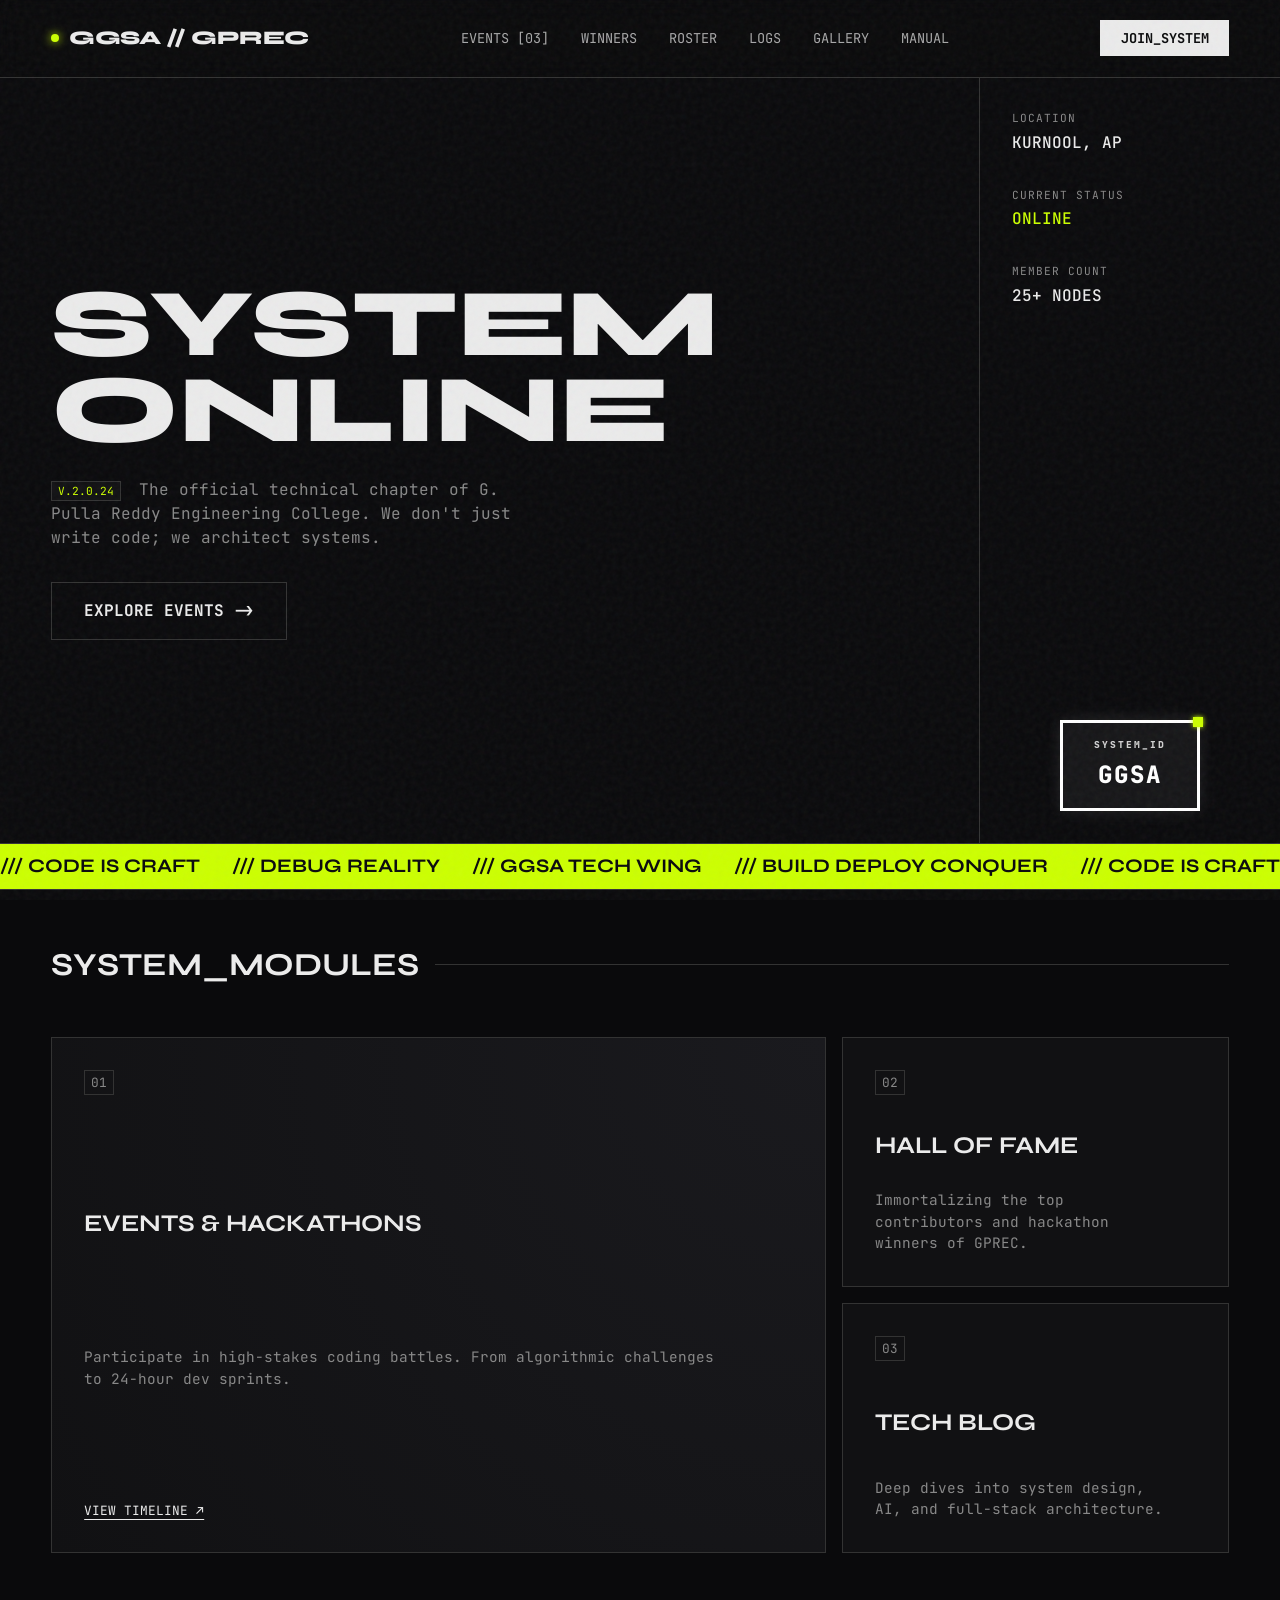
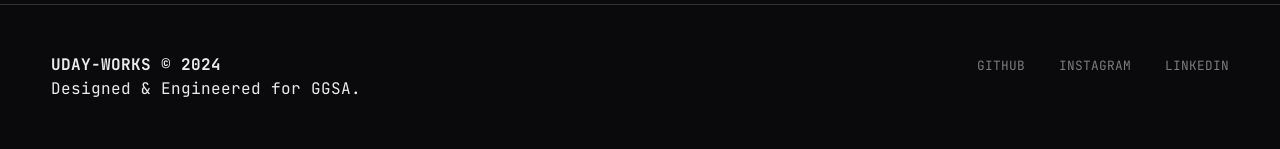
<file: ggsa-website/index.html>
<!DOCTYPE html>
<html lang="en">
<head>
    <meta charset="UTF-8">
    <meta name="viewport" content="width=device-width, initial-scale=1.0">
    <title>GGSA - GPREC | Technical Chapter</title>
    <link rel="stylesheet" href="style.css">
    
    <link rel="preconnect" href="https://fonts.googleapis.com">
    <link rel="preconnect" href="https://fonts.gstatic.com" crossorigin>
    <link href="https://fonts.googleapis.com/css2?family=JetBrains+Mono:wght@300;400;500&family=Syne:wght@400;700;800&display=swap" rel="stylesheet">
</head>
<body>

    <div class="noise-overlay"></div>

    <nav class="nav-container">
        <div class="nav-logo">
            <span class="status-dot"></span>
            <a href="index.html">GGSA // GPREC</a>
        </div>
        <div class="nav-links">
            <a href="events.html" class="nav-item">EVENTS [03]</a>
            <a href="winners.html" class="nav-item">WINNERS</a>
            <a href="members.html" class="nav-item">ROSTER</a>
            <a href="blogs.html" class="nav-item">LOGS</a>
            <a href="gallery.html" class="nav-item">GALLERY</a> <a href="manual.html" class="nav-item">MANUAL</a>
        </div>
        <div class="nav-action">
            <a href="https://forms.google.com" target="_blank" class="btn-primary">JOIN_SYSTEM</a>
        </div>
    </nav>

    <header class="hero-section">
        <div class="hero-grid">
            <div class="hero-main">
                <div class="reveal-container">
                    <h1 class="hero-title" id="dynamic-hero-text">SYSTEM<br>ONLINE</h1>
                </div>
                <div class="reveal-container" style="animation-delay: 0.2s;">
                    <p class="hero-subtitle">
                        <span class="mono-badge">V.2.0.24</span> 
                        The official technical chapter of G. Pulla Reddy Engineering College. We don't just write code; we architect systems.
                    </p>
                </div>
                <div class="reveal-container" style="animation-delay: 0.4s;">
                    <div class="hero-cta-group">
                        <a href="events.html" class="btn-outline">EXPLORE EVENTS -></a>
                    </div>
                </div>
            </div>
            
            <div class="hero-side">
                <div class="data-block">
                    <span class="label">LOCATION</span>
                    <span class="value">KURNOOL, AP</span>
                </div>
                <div class="data-block">
                    <span class="label">CURRENT STATUS</span>
                    <span class="value blink">ONLINE</span>
                </div>
                <div class="data-block">
                    <span class="label">MEMBER COUNT</span>
                    <span class="value">25+ NODES</span>
                </div>
                <div class="system-badge">
                    <div class="badge-label">SYSTEM_ID</div>
                    <div class="badge-core">GGSA</div>
                </div>
            </div>
        </div>
    </header>

    <div class="marquee-strip">
        <div class="marquee-content">
            <span>/// CODE IS CRAFT</span>
            <span>/// DEBUG REALITY</span>
            <span>/// GGSA TECH WING</span>
            <span>/// BUILD DEPLOY CONQUER</span>
            <span>/// CODE IS CRAFT</span>
            <span>/// DEBUG REALITY</span>
            <span>/// GGSA TECH WING</span>
            <span>/// BUILD DEPLOY CONQUER</span>
        </div>
    </div>

    <section class="mission-section">
        <div class="section-header">
            <h2>SYSTEM_MODULES</h2>
            <div class="line"></div>
        </div>
        
        <div class="bento-grid">
            <div class="card card-large">
                <div class="card-icon">01</div>
                <h3>EVENTS & HACKATHONS</h3>
                <p>Participate in high-stakes coding battles. From algorithmic challenges to 24-hour dev sprints.</p>
                <a href="events.html" class="link-arrow">VIEW TIMELINE ↗</a>
            </div>
            <div class="card card-dark">
                <div class="card-icon">02</div>
                <h3>HALL OF FAME</h3>
                <p>Immortalizing the top contributors and hackathon winners of GPREC.</p>
            </div>
            <div class="card">
                <div class="card-icon">03</div>
                <h3>TECH BLOG</h3>
                <p>Deep dives into system design, AI, and full-stack architecture.</p>
            </div>
        </div>
    </section>

    <footer>
        <div class="footer-content">
            <div class="footer-left">
                <h4>UDAY-WORKS © 2024</h4>
                <p>Designed & Engineered for GGSA.</p>
            </div>
            <div class="footer-right">
                <a href="#">GITHUB</a>
                <a href="#">INSTAGRAM</a>
                <a href="#">LINKEDIN</a>
            </div>
        </div>
    </footer>
    
    <script src="script.js"></script>
    <script>
        // Simple entrance observer (kept as fallback, works with script.js)
        const observer = new IntersectionObserver((entries) => {
            entries.forEach(entry => {
                if (entry.isIntersecting) {
                    entry.target.classList.add('visible');
                }
            });
        });

        document.querySelectorAll('.card').forEach((el) => observer.observe(el));
    </script>
</body>
</html>
</file>
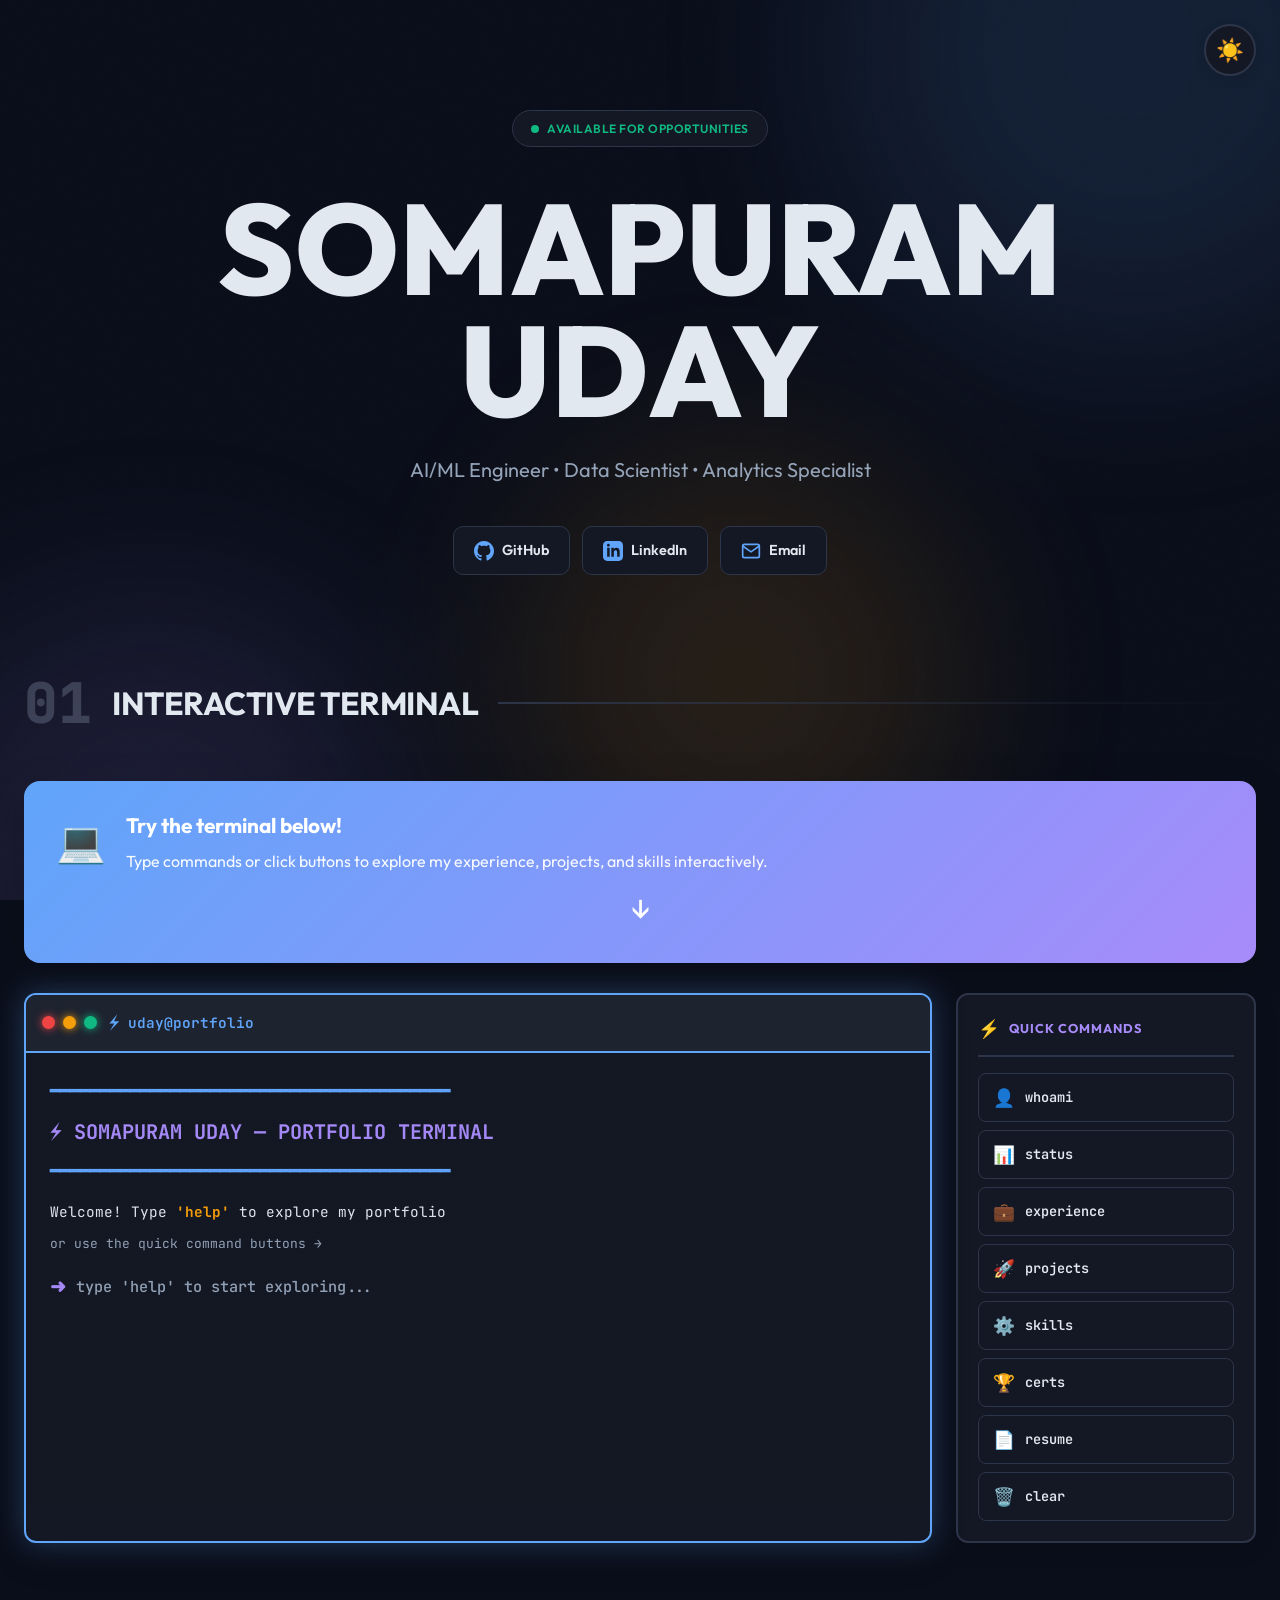
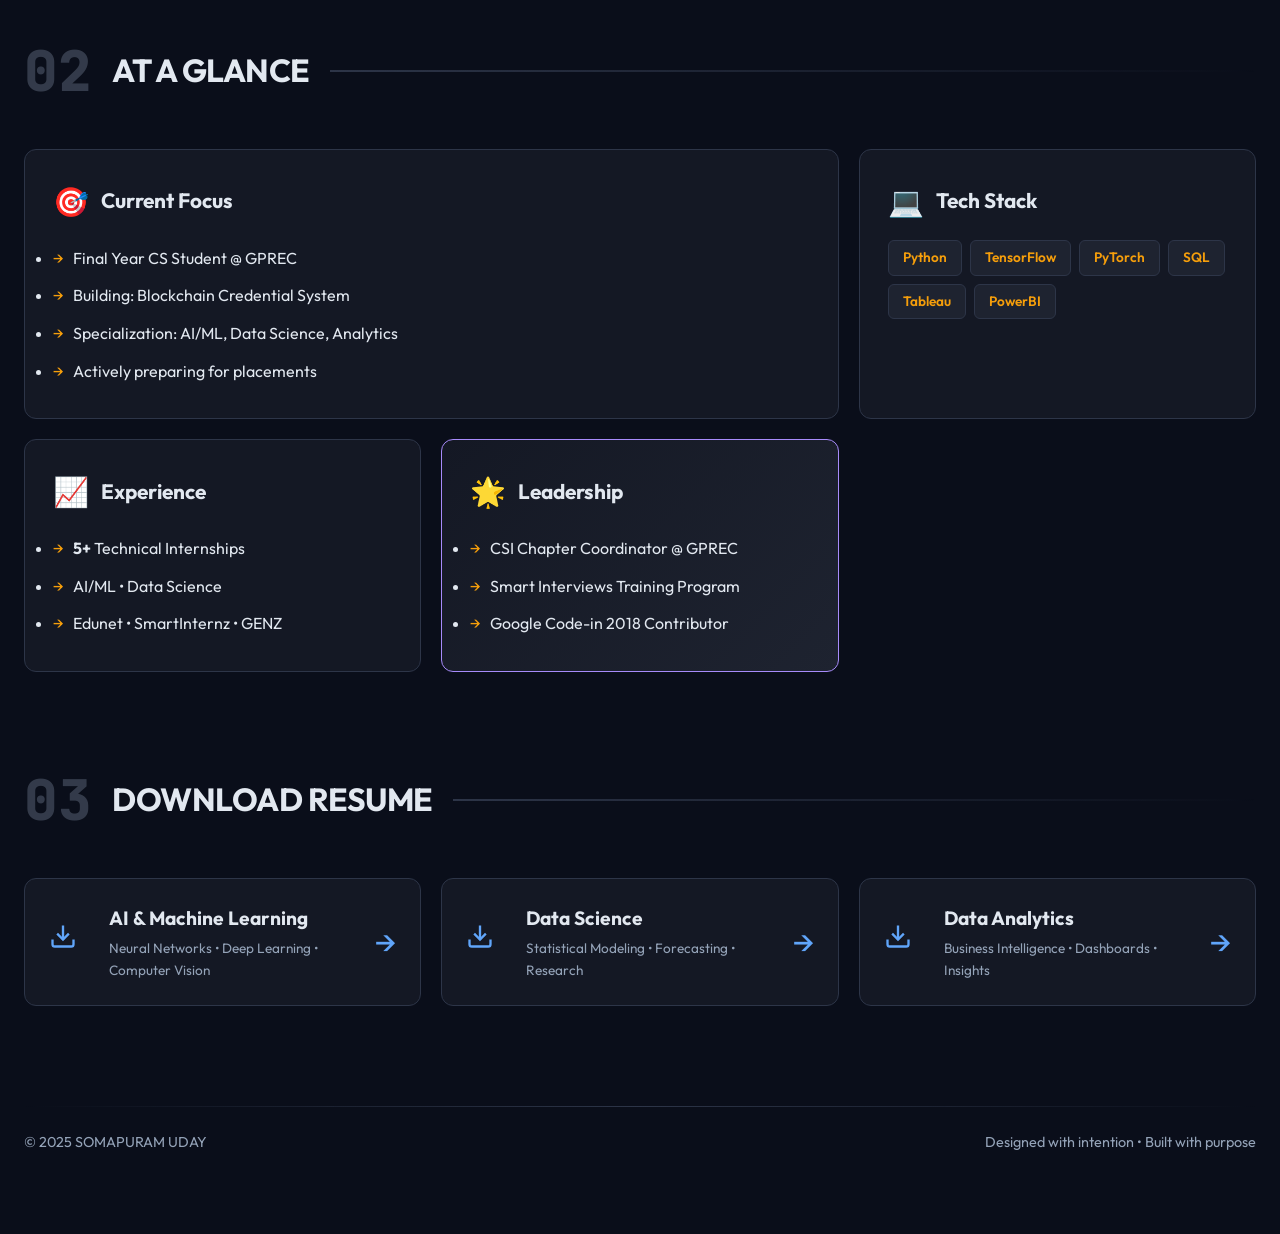
<file: portfolio/index.html>
<!DOCTYPE html>
<html lang="en">
<head>
    <meta charset="UTF-8">
    <meta name="viewport" content="width=device-width, initial-scale=1.0">
    <title>SOMAPURAM UDAY | Portfolio</title>
    <link rel="stylesheet" href="styles.css">
    <link rel="icon" href="uday.png" type="image/png">
    <meta property="og:title" content="SOMAPURAM UDAY's Portfolio">
    <meta property="og:description" content="AI/ML, Data Science & Analytics Portfolio">
    <meta property="og:image" content="uday.png">
    <link href="https://fonts.googleapis.com/css2?family=Outfit:wght@400;600;700;800&family=JetBrains+Mono:wght@400;500;600;700&display=swap" rel="stylesheet">
</head>
<body class="dark-theme">
    <!-- Theme Toggle -->
    <button class="theme-toggle" id="themeToggle" aria-label="Toggle theme">
        <span class="theme-icon">☀️</span>
    </button>

    <!-- Grain Texture -->
    <div class="grain"></div>

    <!-- Background Gradient Orbs -->
    <div class="bg-orbs">
        <div class="orb orb-1"></div>
        <div class="orb orb-2"></div>
        <div class="orb orb-3"></div>
    </div>

    <!-- Main Content -->
    <div class="content-wrapper">
        
        <!-- Hero Section -->
        <header class="hero">
            <div class="status-pill">
                <span class="status-dot"></span>
                <span>AVAILABLE FOR OPPORTUNITIES</span>
            </div>
            
            <h1 class="hero-title">
                <span class="title-word">SOMAPURAM</span>
                <span class="title-word">UDAY</span>
            </h1>
            
            <p class="hero-subtitle">AI/ML Engineer • Data Scientist • Analytics Specialist</p>
            
            <div class="social-links">
                <a href="https://github.com/udaycodespace" target="_blank" class="social-btn" rel="noopener">
                    <svg width="20" height="20" viewBox="0 0 24 24" fill="currentColor">
                        <path d="M12 0c-6.626 0-12 5.373-12 12 0 5.302 3.438 9.8 8.207 11.387.599.111.793-.261.793-.577v-2.234c-3.338.726-4.033-1.416-4.033-1.416-.546-1.387-1.333-1.756-1.333-1.756-1.089-.745.083-.729.083-.729 1.205.084 1.839 1.237 1.839 1.237 1.07 1.834 2.807 1.304 3.492.997.107-.775.418-1.305.762-1.604-2.665-.305-5.467-1.334-5.467-5.931 0-1.311.469-2.381 1.236-3.221-.124-.303-.535-1.524.117-3.176 0 0 1.008-.322 3.301 1.23.957-.266 1.983-.399 3.003-.404 1.02.005 2.047.138 3.006.404 2.291-1.552 3.297-1.23 3.297-1.23.653 1.653.242 2.874.118 3.176.77.84 1.235 1.911 1.235 3.221 0 4.609-2.807 5.624-5.479 5.921.43.372.823 1.102.823 2.222v3.293c0 .319.192.694.801.576 4.765-1.589 8.199-6.086 8.199-11.386 0-6.627-5.373-12-12-12z"/>
                    </svg>
                    GitHub
                </a>
                <a href="https://www.linkedin.com/in/somapuram-uday/" target="_blank" class="social-btn" rel="noopener">
                    <svg width="20" height="20" viewBox="0 0 24 24" fill="currentColor">
                        <path d="M19 0h-14c-2.761 0-5 2.239-5 5v14c0 2.761 2.239 5 5 5h14c2.762 0 5-2.239 5-5v-14c0-2.761-2.238-5-5-5zm-11 19h-3v-11h3v11zm-1.5-12.268c-.966 0-1.75-.79-1.75-1.764s.784-1.764 1.75-1.764 1.75.79 1.75 1.764-.783 1.764-1.75 1.764zm13.5 12.268h-3v-5.604c0-3.368-4-3.113-4 0v5.604h-3v-11h3v1.765c1.396-2.586 7-2.777 7 2.476v6.759z"/>
                    </svg>
                    LinkedIn
                </a>
                <a href="mailto:udaysomapuram@gmail.com" class="social-btn" rel="noopener">
                    <svg width="20" height="20" viewBox="0 0 24 24" fill="none" stroke="currentColor" stroke-width="2">
                        <path d="M4 4h16c1.1 0 2 .9 2 2v12c0 1.1-.9 2-2 2H4c-1.1 0-2-.9-2-2V6c0-1.1.9-2 2-2z"/>
                        <polyline points="22,6 12,13 2,6"/>
                    </svg>
                    Email
                </a>
            </div>
        </header>

        <!-- Terminal Section - THE STAR -->
        <section class="terminal-section">
            <div class="section-header">
                <span class="section-number">01</span>
                <h2 class="section-title">INTERACTIVE TERMINAL</h2>
                <div class="section-line"></div>
            </div>

            <!-- Attention Grabber -->
            <div class="terminal-callout">
                <div class="callout-content">
                    <div class="callout-icon">💻</div>
                    <div class="callout-text">
                        <strong>Try the terminal below!</strong>
                        <p>Type commands or click buttons to explore my experience, projects, and skills interactively.</p>
                    </div>
                </div>
                <div class="callout-arrow">↓</div>
            </div>

            <div class="terminal-layout">
                <!-- Main Terminal -->
                <div class="terminal-box">
                    <div class="terminal-header">
                        <div class="window-buttons">
                            <span class="btn-red"></span>
                            <span class="btn-yellow"></span>
                            <span class="btn-green"></span>
                        </div>
                        <div class="terminal-tab">
                            <span class="tab-icon">⚡</span>
                            <span>uday@portfolio</span>
                        </div>
                    </div>
                    
                    <div class="terminal-body" id="terminalBody">
                        <div id="terminalOutput"></div>
                        <div class="terminal-input-line">
                            <span class="prompt">➜</span>
                            <input 
                                type="text" 
                                id="terminalInput" 
                                class="terminal-input" 
                                placeholder="type 'help' to start exploring..."
                                autocomplete="off" 
                                spellcheck="false"
                            >
                        </div>
                    </div>
                </div>

                <!-- Command Sidebar -->
                <div class="command-sidebar">
                    <div class="sidebar-header">
                        <span class="sidebar-icon">⚡</span>
                        <span>QUICK COMMANDS</span>
                    </div>
                    <div class="command-list">
                        <button class="cmd-button" data-cmd="whoami">
                            <span class="cmd-icon">👤</span>
                            <span>whoami</span>
                        </button>
                        <button class="cmd-button" data-cmd="status">
                            <span class="cmd-icon">📊</span>
                            <span>status</span>
                        </button>
                        <button class="cmd-button" data-cmd="experience">
                            <span class="cmd-icon">💼</span>
                            <span>experience</span>
                        </button>
                        <button class="cmd-button" data-cmd="projects">
                            <span class="cmd-icon">🚀</span>
                            <span>projects</span>
                        </button>
                        <button class="cmd-button" data-cmd="skills">
                            <span class="cmd-icon">⚙️</span>
                            <span>skills</span>
                        </button>
                        <button class="cmd-button" data-cmd="certifications">
                            <span class="cmd-icon">🏆</span>
                            <span>certs</span>
                        </button>
                        <button class="cmd-button" data-cmd="resume">
                            <span class="cmd-icon">📄</span>
                            <span>resume</span>
                        </button>
                        <button class="cmd-button" data-cmd="clear">
                            <span class="cmd-icon">🗑️</span>
                            <span>clear</span>
                        </button>
                    </div>
                </div>
            </div>
        </section>

        <!-- Quick Info Grid -->
        <section class="info-section">
            <div class="section-header">
                <span class="section-number">02</span>
                <h2 class="section-title">AT A GLANCE</h2>
                <div class="section-line"></div>
            </div>

            <div class="info-grid">
                <div class="info-card card-large">
                    <div class="card-header">
                        <span class="card-icon">🎯</span>
                        <h3>Current Focus</h3>
                    </div>
                    <ul class="card-content">
                        <li>Final Year CS Student @ GPREC</li>
                        <li>Building: Blockchain Credential System</li>
                        <li>Specialization: AI/ML, Data Science, Analytics</li>
                        <li>Actively preparing for placements</li>
                    </ul>
                </div>

                <div class="info-card">
                    <div class="card-header">
                        <span class="card-icon">💻</span>
                        <h3>Tech Stack</h3>
                    </div>
                    <div class="card-content">
                        <div class="tech-tags">
                            <span>Python</span>
                            <span>TensorFlow</span>
                            <span>PyTorch</span>
                            <span>SQL</span>
                            <span>Tableau</span>
                            <span>PowerBI</span>
                        </div>
                    </div>
                </div>

                <div class="info-card">
                    <div class="card-header">
                        <span class="card-icon">📈</span>
                        <h3>Experience</h3>
                    </div>
                    <ul class="card-content">
                        <li><strong>5+</strong> Technical Internships</li>
                        <li>AI/ML • Data Science</li>
                        <li>Edunet • SmartInternz • GENZ</li>
                    </ul>
                </div>

                <div class="info-card card-highlight">
                    <div class="card-header">
                        <span class="card-icon">🌟</span>
                        <h3>Leadership</h3>
                    </div>
                    <ul class="card-content">
                        <li>CSI Chapter Coordinator @ GPREC</li>
                        <li>Smart Interviews Training Program</li>
                        <li>Google Code-in 2018 Contributor</li>
                    </ul>
                </div>
            </div>
        </section>

        <!-- Resume Downloads -->
        <section class="resume-section">
            <div class="section-header">
                <span class="section-number">03</span>
                <h2 class="section-title">DOWNLOAD RESUME</h2>
                <div class="section-line"></div>
            </div>

            <div class="resume-grid">
                <a href="resumes/resume_ai_ml.pdf" class="resume-card" download>
                    <div class="resume-icon">
                        <svg width="28" height="28" viewBox="0 0 24 24" fill="none" stroke="currentColor" stroke-width="2">
                            <path d="M21 15v4a2 2 0 0 1-2 2H5a2 2 0 0 1-2-2v-4"/>
                            <polyline points="7 10 12 15 17 10"/>
                            <line x1="12" y1="15" x2="12" y2="3"/>
                        </svg>
                    </div>
                    <div class="resume-content">
                        <h3>AI & Machine Learning</h3>
                        <p>Neural Networks • Deep Learning • Computer Vision</p>
                    </div>
                    <span class="resume-arrow">→</span>
                </a>

                <a href="resumes/resume_datascience.pdf" class="resume-card" download>
                    <div class="resume-icon">
                        <svg width="28" height="28" viewBox="0 0 24 24" fill="none" stroke="currentColor" stroke-width="2">
                            <path d="M21 15v4a2 2 0 0 1-2 2H5a2 2 0 0 1-2-2v-4"/>
                            <polyline points="7 10 12 15 17 10"/>
                            <line x1="12" y1="15" x2="12" y2="3"/>
                        </svg>
                    </div>
                    <div class="resume-content">
                        <h3>Data Science</h3>
                        <p>Statistical Modeling • Forecasting • Research</p>
                    </div>
                    <span class="resume-arrow">→</span>
                </a>

                <a href="resumes/resume_dataanalytics.pdf" class="resume-card" download>
                    <div class="resume-icon">
                        <svg width="28" height="28" viewBox="0 0 24 24" fill="none" stroke="currentColor" stroke-width="2">
                            <path d="M21 15v4a2 2 0 0 1-2 2H5a2 2 0 0 1-2-2v-4"/>
                            <polyline points="7 10 12 15 17 10"/>
                            <line x1="12" y1="15" x2="12" y2="3"/>
                        </svg>
                    </div>
                    <div class="resume-content">
                        <h3>Data Analytics</h3>
                        <p>Business Intelligence • Dashboards • Insights</p>
                    </div>
                    <span class="resume-arrow">→</span>
                </a>
            </div>
        </section>

        <!-- Footer -->
        <footer class="footer">
            <div class="footer-line"></div>
            <div class="footer-content">
                <p>© 2025 SOMAPURAM UDAY</p>
                <p>Designed with intention • Built with purpose</p>
            </div>
        </footer>
    </div>

    <script src="script.js"></script>
</body>
</html>
</file>
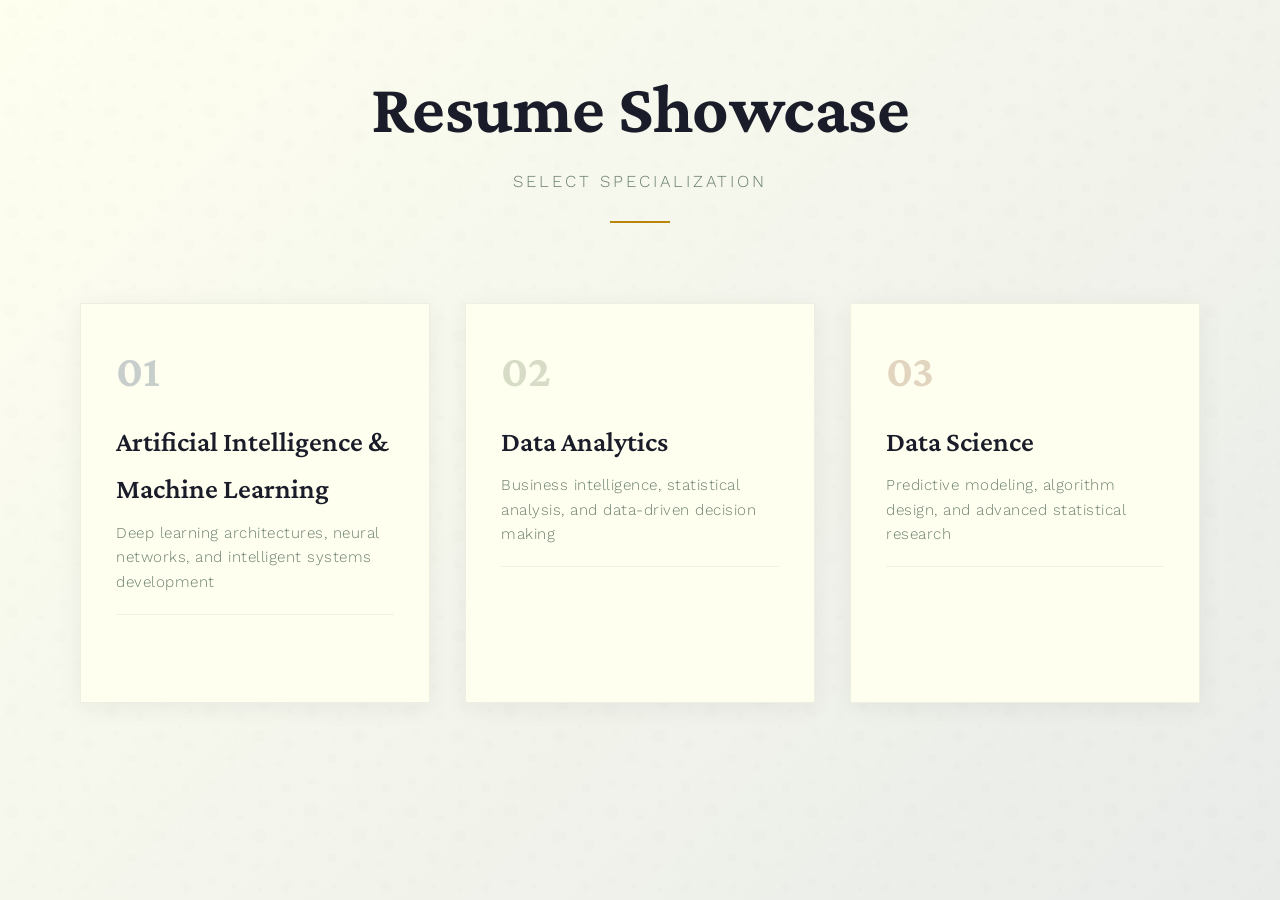
<file: skillfolio-resume/index.html>
<!DOCTYPE html>
<html lang="en">
<head>
<meta charset="UTF-8">
<meta name="viewport" content="width=device-width, initial-scale=1.0">
<title>Resume Showcase - Professional Portfolio</title>
<link href="https://fonts.googleapis.com/css2?family=Crimson+Pro:wght@400;600;700&family=Work+Sans:wght@300;400;600&display=swap" rel="stylesheet">
<style>
    :root {
        --ivory: #fffff0;
        --slate: #1a1d29;
        --sage: #6b7f6e;
        --bronze: #b8860b;
        --mist: #e8ebe8;
        --shadow-soft: rgba(26, 29, 41, 0.06);
        --shadow-deep: rgba(26, 29, 41, 0.15);
    }

    * {
        margin: 0;
        padding: 0;
        box-sizing: border-box;
    }

    body {
        font-family: 'Work Sans', sans-serif;
        background: linear-gradient(135deg, var(--ivory) 0%, var(--mist) 100%);
        color: var(--slate);
        line-height: 1.7;
        min-height: 100vh;
        overflow-x: hidden;
    }

    /* Elegant paper texture */
    body::after {
        content: '';
        position: fixed;
        top: 0;
        left: 0;
        width: 100%;
        height: 100%;
        background-image: url("data:image/svg+xml,%3Csvg width='100' height='100' viewBox='0 0 100 100' xmlns='http://www.w3.org/2000/svg'%3E%3Cg fill='%236b7f6e' fill-opacity='0.015'%3E%3Cpath d='M11 18c3.866 0 7-3.134 7-7s-3.134-7-7-7-7 3.134-7 7 3.134 7 7 7zm48 25c3.866 0 7-3.134 7-7s-3.134-7-7-7-7 3.134-7 7 3.134 7 7 7zm-43-7c1.657 0 3-1.343 3-3s-1.343-3-3-3-3 1.343-3 3 1.343 3 3 3zm63 31c1.657 0 3-1.343 3-3s-1.343-3-3-3-3 1.343-3 3 1.343 3 3 3zM34 90c1.657 0 3-1.343 3-3s-1.343-3-3-3-3 1.343-3 3 1.343 3 3 3zm56-76c1.657 0 3-1.343 3-3s-1.343-3-3-3-3 1.343-3 3 1.343 3 3 3zM12 86c2.21 0 4-1.79 4-4s-1.79-4-4-4-4 1.79-4 4 1.79 4 4 4zm28-65c2.21 0 4-1.79 4-4s-1.79-4-4-4-4 1.79-4 4 1.79 4 4 4zm23-11c2.76 0 5-2.24 5-5s-2.24-5-5-5-5 2.24-5 5 2.24 5 5 5zm-6 60c2.21 0 4-1.79 4-4s-1.79-4-4-4-4 1.79-4 4 1.79 4 4 4zm29 22c2.76 0 5-2.24 5-5s-2.24-5-5-5-5 2.24-5 5 2.24 5 5 5zM32 63c2.76 0 5-2.24 5-5s-2.24-5-5-5-5 2.24-5 5 2.24 5 5 5zm57-13c2.76 0 5-2.24 5-5s-2.24-5-5-5-5 2.24-5 5 2.24 5 5 5zm-9-21c1.105 0 2-.895 2-2s-.895-2-2-2-2 .895-2 2 .895 2 2 2zM60 91c1.105 0 2-.895 2-2s-.895-2-2-2-2 .895-2 2 .895 2 2 2zM35 41c1.105 0 2-.895 2-2s-.895-2-2-2-2 .895-2 2 .895 2 2 2z'/%3E%3C/g%3E%3C/svg%3E");
        pointer-events: none;
        z-index: 0;
    }

    .main-content {
        position: relative;
        z-index: 1;
        max-width: 1200px;
        margin: 0 auto;
        padding: 70px 40px 100px;
        transition: filter 0.4s ease, transform 0.4s ease;
    }

    .main-content.blurred {
        filter: blur(8px);
        transform: scale(0.98);
        pointer-events: none;
    }

    /* Refined header */
    header {
        text-align: center;
        margin-bottom: 80px;
        opacity: 0;
        animation: gentleFadeIn 1.2s ease 0.3s forwards;
    }

    @keyframes gentleFadeIn {
        from {
            opacity: 0;
            transform: translateY(20px);
        }
        to {
            opacity: 1;
            transform: translateY(0);
        }
    }

    header h1 {
        font-family: 'Crimson Pro', serif;
        font-size: clamp(2.8rem, 5.5vw, 4.5rem);
        font-weight: 700;
        color: var(--slate);
        margin-bottom: 20px;
        letter-spacing: -0.5px;
        line-height: 1.1;
    }

    header .subtitle {
        font-size: 1.05rem;
        color: var(--sage);
        font-weight: 300;
        letter-spacing: 3px;
        text-transform: uppercase;
        margin-bottom: 25px;
    }

    .accent-line {
        width: 60px;
        height: 2px;
        background: var(--bronze);
        margin: 0 auto;
    }

    /* Resume cards */
    .resume-grid {
        display: grid;
        grid-template-columns: repeat(auto-fit, minmax(320px, 1fr));
        gap: 35px;
        margin-top: 70px;
    }

    .resume-card {
        background: var(--ivory);
        border: 1px solid rgba(107, 127, 110, 0.12);
        padding: 45px 35px;
        cursor: pointer;
        position: relative;
        transition: all 0.45s cubic-bezier(0.165, 0.84, 0.44, 1);
        box-shadow: 0 4px 24px var(--shadow-soft);
        opacity: 0;
        animation: gentleFadeIn 0.9s ease forwards;
    }

    .resume-card:nth-child(1) { animation-delay: 0.5s; }
    .resume-card:nth-child(2) { animation-delay: 0.65s; }
    .resume-card:nth-child(3) { animation-delay: 0.8s; }

    .resume-card::before {
        content: '';
        position: absolute;
        top: 0;
        left: 0;
        width: 3px;
        height: 0;
        background: var(--card-accent);
        transition: height 0.4s cubic-bezier(0.165, 0.84, 0.44, 1);
    }

    .resume-card:hover::before {
        height: 100%;
    }

    .resume-card:hover {
        transform: translateY(-6px);
        box-shadow: 0 12px 48px var(--shadow-deep);
        border-color: var(--card-accent);
    }

    .resume-card[data-accent="ai"] { --card-accent: #4a5f7a; }
    .resume-card[data-accent="analytics"] { --card-accent: #7d8f69; }
    .resume-card[data-accent="science"] { --card-accent: #a07855; }

    .card-header {
        display: flex;
        align-items: center;
        gap: 18px;
        margin-bottom: 24px;
    }

    .card-number {
        font-family: 'Crimson Pro', serif;
        font-size: 2.8rem;
        font-weight: 700;
        color: var(--card-accent);
        opacity: 0.3;
        line-height: 1;
        transition: opacity 0.3s ease;
    }

    .resume-card:hover .card-number {
        opacity: 0.6;
    }

    .card-title {
        font-family: 'Crimson Pro', serif;
        font-size: 1.75rem;
        font-weight: 600;
        color: var(--slate);
        margin-bottom: 8px;
        transition: color 0.3s ease;
    }

    .resume-card:hover .card-title {
        color: var(--card-accent);
    }

    .card-description {
        font-size: 0.95rem;
        color: var(--sage);
        font-weight: 300;
        letter-spacing: 0.5px;
        line-height: 1.6;
    }

    .card-meta {
        margin-top: 20px;
        padding-top: 20px;
        border-top: 1px solid rgba(107, 127, 110, 0.1);
        font-size: 0.85rem;
        color: var(--warm-gray);
        display: flex;
        justify-content: space-between;
        align-items: center;
    }

    .view-label {
        font-size: 0.8rem;
        text-transform: uppercase;
        letter-spacing: 2px;
        color: var(--card-accent);
        font-weight: 600;
        opacity: 0;
        transition: opacity 0.3s ease;
    }

    .resume-card:hover .view-label {
        opacity: 1;
    }

    /* Premium fullscreen viewer */
    .fullscreen-viewer {
        position: fixed;
        top: 0;
        left: 0;
        width: 100vw;
        height: 100vh;
        background: rgba(26, 29, 41, 0.96);
        backdrop-filter: blur(12px);
        display: flex;
        justify-content: center;
        align-items: center;
        z-index: 9999;
        opacity: 0;
        visibility: hidden;
        transition: opacity 0.4s ease, visibility 0.4s ease;
    }

    .fullscreen-viewer.active {
        opacity: 1;
        visibility: visible;
    }

    .viewer-container {
        width: 92%;
        height: 92%;
        max-width: 1400px;
        position: relative;
        transform: scale(0.95);
        transition: transform 0.4s cubic-bezier(0.165, 0.84, 0.44, 1);
    }

    .fullscreen-viewer.active .viewer-container {
        transform: scale(1);
    }

    .viewer-container iframe {
        width: 100%;
        height: 100%;
        border: none;
        background: white;
        box-shadow: 0 20px 80px rgba(0, 0, 0, 0.4);
    }

    /* Sophisticated close button */
    .close-button {
        position: absolute;
        top: -50px;
        right: 0;
        background: transparent;
        border: 1px solid rgba(255, 255, 255, 0.3);
        color: rgba(255, 255, 255, 0.9);
        width: 44px;
        height: 44px;
        display: flex;
        justify-content: center;
        align-items: center;
        cursor: pointer;
        font-size: 1.3rem;
        font-weight: 300;
        transition: all 0.3s ease;
        font-family: 'Work Sans', sans-serif;
        z-index: 10000;
    }

    .close-button:hover {
        background: white;
        color: var(--slate);
        border-color: white;
        transform: rotate(90deg);
    }

    .close-button:active {
        transform: rotate(90deg) scale(0.95);
    }

    /* Keyboard hint */
    .keyboard-hint {
        position: absolute;
        bottom: -45px;
        left: 0;
        font-size: 0.85rem;
        color: rgba(255, 255, 255, 0.5);
        font-weight: 300;
        letter-spacing: 1px;
    }

    /* Responsive design */
    @media(max-width: 768px) {
        .main-content { padding: 50px 20px 80px; }
        header h1 { font-size: 2.5rem; }
        .resume-grid { grid-template-columns: 1fr; gap: 25px; }
        .viewer-container { width: 96%; height: 88%; }
        .close-button { top: -45px; width: 40px; height: 40px; }
        .keyboard-hint { display: none; }
        .card-number { font-size: 2.2rem; }
    }

    @media(max-width: 480px) {
        header h1 { font-size: 2rem; }
        .resume-card { padding: 35px 25px; }
        .card-title { font-size: 1.5rem; }
    }
</style>
</head>
<body>

<div class="main-content" id="mainContent">
    <header>
        <h1>Resume Showcase</h1>
        <p class="subtitle">Select Specialization</p>
        <div class="accent-line"></div>
    </header>

    <div class="resume-grid">
        <div class="resume-card" data-accent="ai" data-file="resume_ai_ml.pdf">
            <div class="card-header">
                <span class="card-number">01</span>
            </div>
            <h2 class="card-title">Artificial Intelligence & Machine Learning</h2>
            <p class="card-description">Deep learning architectures, neural networks, and intelligent systems development</p>
            <div class="card-meta">
                <span class="view-label">View Resume →</span>
            </div>
        </div>

        <div class="resume-card" data-accent="analytics" data-file="resume_dataanalytics.pdf">
            <div class="card-header">
                <span class="card-number">02</span>
            </div>
            <h2 class="card-title">Data Analytics</h2>
            <p class="card-description">Business intelligence, statistical analysis, and data-driven decision making</p>
            <div class="card-meta">
                <span class="view-label">View Resume →</span>
            </div>
        </div>

        <div class="resume-card" data-accent="science" data-file="resume_datascience.pdf">
            <div class="card-header">
                <span class="card-number">03</span>
            </div>
            <h2 class="card-title">Data Science</h2>
            <p class="card-description">Predictive modeling, algorithm design, and advanced statistical research</p>
            <div class="card-meta">
                <span class="view-label">View Resume →</span>
            </div>
        </div>
    </div>
</div>

<!-- Premium fullscreen viewer -->
<div class="fullscreen-viewer" id="fullscreenViewer">
    <div class="viewer-container">
        <button class="close-button" id="closeButton" aria-label="Close resume viewer">×</button>
        <span class="keyboard-hint">Press ESC to close</span>
        <iframe id="resumeFrame" title="Resume Viewer"></iframe>
    </div>
</div>

<script>
// Get all resume cards
const resumeCards = document.querySelectorAll('.resume-card');
const fullscreenViewer = document.getElementById('fullscreenViewer');
const resumeFrame = document.getElementById('resumeFrame');
const closeButton = document.getElementById('closeButton');
const mainContent = document.getElementById('mainContent');

// Open resume function
function openResume(filePath) {
    resumeFrame.src = filePath;
    fullscreenViewer.classList.add('active');
    mainContent.classList.add('blurred');
    document.body.style.overflow = 'hidden';
}

// Close resume function
function closeResume() {
    fullscreenViewer.classList.remove('active');
    mainContent.classList.remove('blurred');
    document.body.style.overflow = 'auto';
    // Clear iframe after animation
    setTimeout(() => {
        resumeFrame.src = '';
    }, 400);
}

// Add click event to all resume cards
resumeCards.forEach(card => {
    card.addEventListener('click', function() {
        const filePath = this.getAttribute('data-file');
        openResume(filePath);
    });
});

// Close button click event
closeButton.addEventListener('click', function(e) {
    e.stopPropagation();
    closeResume();
});

// Close on overlay click (outside iframe)
fullscreenViewer.addEventListener('click', function(e) {
    if (e.target === fullscreenViewer) {
        closeResume();
    }
});

// Close on ESC key
document.addEventListener('keydown', function(e) {
    if (e.key === 'Escape' && fullscreenViewer.classList.contains('active')) {
        closeResume();
    }
});

// Prevent iframe clicks from closing
resumeFrame.addEventListener('click', function(e) {
    e.stopPropagation();
});
</script>

</body>
</html>
</file>
<file: ggsa-website/style.css>
:root {
    /* Color Palette */
    --bg: #0a0a0c;
    --surface: #111113;
    --text-main: #ebebeb;
    --text-muted: #888888;
    --accent: #ccff00; /* Acid Lime */
    --border: #333333;
    
    /* Typography */
    --font-display: 'Syne', sans-serif;
    --font-mono: 'JetBrains Mono', monospace;
    
    /* Spacing */
    --pad-container: 4vw;
}

* {
    box-sizing: border-box;
    margin: 0;
    padding: 0;
}

body {
    background-color: var(--bg);
    color: var(--text-main);
    font-family: var(--font-mono);
    overflow-x: hidden;
    line-height: 1.5;
}

/* --- Utilities --- */
a { text-decoration: none; color: inherit; }
ul { list-style: none; }

/* Noise Overlay */
.noise-overlay {
    position: fixed;
    top: 0; left: 0; width: 100%; height: 100%;
    pointer-events: none;
    z-index: 999;
    opacity: 0.05;
    background: url('data:image/svg+xml;utf8,%3Csvg viewBox="0 0 200 200" xmlns="http://www.w3.org/2000/svg"%3E%3Cfilter id="noiseFilter"%3E%3CfeTurbulence type="fractalNoise" baseFrequency="0.85" numOctaves="3" stitchTiles="stitch"/%3E%3C/filter%3E%3Crect width="100%25" height="100%25" filter="url(%23noiseFilter)"/%3E%3C/svg%3E');
}

/* --- Navigation --- */
.nav-container {
    display: flex;
    justify-content: space-between;
    align-items: center;
    padding: 1.5rem var(--pad-container);
    border-bottom: 1px solid var(--border);
    position: sticky;
    top: 0;
    background: rgba(10, 10, 12, 0.9);
    backdrop-filter: blur(10px);
    z-index: 100;
}

.nav-logo {
    font-family: var(--font-display);
    font-weight: 800;
    font-size: 1.2rem;
    display: flex;
    align-items: center;
    gap: 10px;
    letter-spacing: -0.5px;
}

.status-dot {
    width: 8px;
    height: 8px;
    background-color: var(--accent);
    border-radius: 50%;
    box-shadow: 0 0 10px var(--accent);
}

/* Mobile Toggle */
.mobile-toggle {
    display: none; 
}

.nav-links {
    display: flex;
    gap: 2rem;
    font-size: 0.85rem;
}

/* Mobile Responsiveness (Nav Specific) */
@media (max-width: 768px) {
    .mobile-toggle {
        display: block;
        font-family: var(--font-mono);
        cursor: pointer;
        font-size: 0.8rem;
        border: 1px solid var(--text-main);
        padding: 5px 10px;
        color: var(--text-main);
    }
    
    .nav-links {
        display: none; 
        position: absolute;
        top: 100%; left: 0; width: 100%;
        background: var(--bg);
        flex-direction: column;
        padding: 2rem;
        border-bottom: 1px solid var(--border);
        z-index: 999;
    }

    .nav-links.active {
        display: flex;
    }

    .nav-item {
        margin-bottom: 1rem;
        font-size: 1.2rem;
    }
}

.nav-item {
    position: relative;
    opacity: 0.7;
    transition: opacity 0.3s;
}

.nav-item:hover {
    opacity: 1;
    color: var(--accent);
}

/* Active State */
.nav-item.active-link {
    color: var(--accent);
    font-weight: bold;
    opacity: 1;
}
.nav-item.active-link::before {
    content: '> ';
}

.btn-primary {
    background: var(--text-main);
    color: var(--bg);
    padding: 0.5rem 1.2rem;
    font-weight: 700;
    font-size: 0.85rem;
    transition: all 0.2s ease;
    border: 1px solid var(--text-main);
}

.btn-primary:hover {
    background: var(--accent);
    color: var(--bg);
    border-color: var(--accent);
    transform: translateY(-2px);
    box-shadow: 4px 4px 0px rgba(255,255,255,0.1);
}

.btn-outline {
    display: inline-block;
    border: 1px solid var(--border);
    padding: 1rem 2rem;
    font-weight: 700;
    transition: all 0.3s;
}

.btn-outline:hover {
    border-color: var(--accent);
    color: var(--accent);
    letter-spacing: 1px;
}

/* --- Hero Section --- */
.hero-section { border-bottom: 1px solid var(--border); }
.hero-grid { display: grid; grid-template-columns: 1fr; }

@media (min-width: 900px) {
    .hero-grid { grid-template-columns: 1fr 300px; min-height: 85vh; }
}

.hero-main {
    padding: var(--pad-container);
    display: flex;
    flex-direction: column;
    justify-content: center;
    border-right: 1px solid var(--border);
}

.reveal-container { overflow: hidden; }

.hero-title {
    font-family: var(--font-display);
    /* DEFAULT DESKTOP SIZE */
    font-size: clamp(3rem, 8vw, 6rem);
    line-height: 0.9;
    font-weight: 800;
    margin-bottom: 1.5rem;
    text-transform: uppercase;
    transform: translateY(100%);
    transition: opacity 0.5s ease;
    animation: slideUp 0.8s cubic-bezier(0.16, 1, 0.3, 1) forwards;
}

.hero-title.fade-out {
    opacity: 0;
}

.hero-subtitle {
    max-width: 500px;
    color: var(--text-muted);
    font-size: 1rem;
    margin-bottom: 2rem;
    transform: translateY(100%);
    opacity: 0;
    animation: slideUpFade 0.8s 0.2s cubic-bezier(0.16, 1, 0.3, 1) forwards;
}

.mono-badge {
    background: var(--surface);
    border: 1px solid var(--border);
    padding: 2px 6px;
    font-size: 0.7rem;
    margin-right: 8px;
    color: var(--accent);
}

/* --- Sidebar Data --- */
.hero-side {
    display: none;
}

@media (min-width: 900px) {
    .hero-side {
        display: flex;
        flex-direction: column;
        justify-content: flex-start; 
        padding: 2rem;
        height: 100%;
        min-height: 500px;
    }
}

.data-block {
    display: flex;
    flex-direction: column;
    margin-bottom: 2rem;
}

.data-block .label {
    font-size: 0.7rem;
    color: var(--text-muted);
    margin-bottom: 0.25rem;
    letter-spacing: 1px;
}

.data-block .value {
    font-size: 1rem;
    font-weight: 500;
}

.blink {
    color: var(--accent);
    animation: blinker 1.5s linear infinite;
}

/* --- SYSTEM BADGE --- */
.system-badge {
    margin-top: auto; 
    align-self: center; 
    margin-left: auto;
    margin-right: auto;
    
    border: 3px solid #ffffff;
    padding: 15px 25px;
    text-align: center;
    color: #ffffff;
    font-weight: 800;
    min-width: 140px;
    background: rgba(255, 255, 255, 0.05);
    position: relative;
    box-shadow: 0 0 15px rgba(255, 255, 255, 0.1);
    transition: all 0.3s ease;
}

.system-badge:hover {
    background: #ffffff;
    color: #000;
    box-shadow: 0 0 20px rgba(255, 255, 255, 0.4);
}

.badge-label {
    font-size: 0.6rem;
    color: rgba(255, 255, 255, 0.8);
    letter-spacing: 2px;
    margin-bottom: 4px;
}

.badge-core {
    font-size: 1.5rem;
    letter-spacing: 2px;
    font-weight: 900;
}

.system-badge::after {
    content: '';
    position: absolute;
    top: -6px;
    right: -6px;
    width: 10px;
    height: 10px;
    background: var(--accent);
    box-shadow: 0 0 5px var(--accent);
}

/* --- Marquee --- */
.marquee-strip {
    border-bottom: 1px solid var(--border);
    overflow: hidden;
    background: var(--accent);
    color: var(--bg);
    padding: 0.5rem 0;
    font-weight: 700;
    font-size: 1.2rem;
    text-transform: uppercase;
    font-family: var(--font-display);
}
.marquee-content { display: flex; gap: 2rem; animation: scroll 20s linear infinite; white-space: nowrap; }

/* --- Mission / Bento --- */
.mission-section { padding: var(--pad-container); }
.section-header { margin-bottom: 3rem; display: flex; align-items: center; gap: 1rem; }
.section-header h2 { font-family: var(--font-display); font-size: 2rem; white-space: nowrap; }
.section-header .line { height: 1px; background: var(--border); width: 100%; }

.bento-grid { display: grid; grid-template-columns: 1fr; gap: 1rem; }
@media (min-width: 768px) {
    .bento-grid { grid-template-columns: 2fr 1fr; grid-template-rows: auto auto; }
    .card-large { grid-row: span 2; }
}

.card {
    border: 1px solid var(--border);
    background: var(--surface);
    padding: 2rem;
    display: flex;
    flex-direction: column;
    justify-content: space-between;
    min-height: 250px;
    transition: transform 0.3s ease, border-color 0.3s ease;
    opacity: 0;
    transform: translateY(20px);
}
.card.visible { opacity: 1; transform: translateY(0); }
.card:hover { border-color: var(--accent); transform: translateY(-5px); }

.card-icon { font-size: 0.8rem; color: var(--text-muted); border: 1px solid var(--border); width: fit-content; padding: 2px 6px; margin-bottom: 1rem; }
.card h3 { font-family: var(--font-display); font-size: 1.5rem; margin-bottom: 0.5rem; }
.card p { color: var(--text-muted); font-size: 0.9rem; max-width: 90%; }
.card-large { background: radial-gradient(circle at top right, #1a1a1e, #111113); }
.link-arrow { margin-top: 1rem; font-size: 0.8rem; text-decoration: underline; text-underline-offset: 4px; }

/* --- Footer --- */
footer { border-top: 1px solid var(--border); padding: 3rem var(--pad-container); }
.footer-content { display: flex; justify-content: space-between; flex-wrap: wrap; gap: 2rem; }
.footer-right a { margin-left: 1.5rem; font-size: 0.8rem; text-transform: uppercase; opacity: 0.5; }
.footer-right a:hover { opacity: 1; color: var(--accent); }

/* --- Animations --- */
@keyframes slideUp { from { transform: translateY(100%); } to { transform: translateY(0); } }
@keyframes slideUpFade { from { transform: translateY(20px); opacity: 0; } to { transform: translateY(0); opacity: 1; } }
@keyframes scroll { from { transform: translateX(0); } to { transform: translateX(-50%); } }
@keyframes blinker { 50% { opacity: 0; } }

/* --- PAGE SPECIFIC: EVENTS --- */
.page-wrapper { padding: var(--pad-container); max-width: 1000px; margin: 0 auto; }
.page-header { margin: 4rem 0; }
.page-header h1 { font-family: var(--font-display); font-size: clamp(2.5rem, 5vw, 4rem); font-weight: 800; line-height: 1; margin-bottom: 0.5rem; }

/* Glitch */
.glitch-text { position: relative; }
.glitch-text::before, .glitch-text::after { content: attr(data-text); position: absolute; top: 0; left: 0; width: 100%; height: 100%; background: var(--bg); }
.glitch-text:hover::before { left: 2px; text-shadow: -1px 0 red; animation: glitch-anim-1 2s infinite linear alternate-reverse; }
.glitch-text:hover::after { left: -2px; text-shadow: -1px 0 blue; animation: glitch-anim-2 3s infinite linear alternate-reverse; }

/* Terminal Filter */
.filter-terminal { background: #000; border: 1px solid var(--border); padding: 1rem; font-family: var(--font-mono); color: var(--accent); margin-bottom: 3rem; display: flex; align-items: center; gap: 10px; }
.cursor { width: 8px; height: 16px; background: var(--accent); animation: blinker 1s infinite; }

/* Timeline */
.timeline-container { position: relative; padding-left: 2rem; border-left: 1px dashed var(--border); }
.timeline-block { position: relative; margin-bottom: 4rem; padding-left: 2rem; }
.marker { position: absolute; left: -2.4rem; top: 0; width: 12px; height: 12px; background: var(--bg); border: 2px solid var(--text-muted); border-radius: 50%; transition: all 0.3s ease; }
.timeline-block:hover .marker { background: var(--accent); border-color: var(--accent); box-shadow: 0 0 10px var(--accent); }
.timeline-content { background: var(--surface); border: 1px solid var(--border); padding: 2rem; transition: transform 0.2s; }
.timeline-content:hover { transform: translateX(10px); border-color: var(--text-muted); }
.event-meta { display: flex; justify-content: space-between; margin-bottom: 1rem; font-size: 0.8rem; color: var(--text-muted); border-bottom: 1px solid #222; padding-bottom: 0.5rem; }
.event-title { font-family: var(--font-display); font-size: 1.8rem; margin-bottom: 0.5rem; }

.timeline-block.incoming .marker { background: var(--accent); border-color: var(--accent); box-shadow: 0 0 15px var(--accent); }
.timeline-block.incoming .timeline-content { border: 1px solid var(--accent); background: linear-gradient(45deg, var(--surface), #1a1a00); }
.timeline-block.incoming .status-tag { color: var(--accent); font-weight: bold; animation: blinker 1s infinite; }

.tech-stack { display: flex; gap: 0.5rem; margin: 1rem 0; }
.tech-stack span { background: rgba(255,255,255,0.05); padding: 2px 8px; font-size: 0.75rem; border-radius: 2px; }
.countdown-timer { font-family: var(--font-mono); font-size: 1.2rem; color: var(--text-main); margin-top: 1rem; border-top: 1px dashed var(--border); padding-top: 1rem; }
.stats-row { display: flex; gap: 2rem; margin-top: 1rem; font-size: 0.8rem; color: var(--text-muted); }

/* Glitch Anim Frames */
@keyframes glitch-anim-1 { 0% { clip: rect(20px, 9999px, 10px, 0); } 100% { clip: rect(50px, 9999px, 80px, 0); } }
@keyframes glitch-anim-2 { 0% { clip: rect(80px, 9999px, 100px, 0); } 100% { clip: rect(10px, 9999px, 40px, 0); } }

/* --- PAGE SPECIFIC: WINNERS --- */
.center-text { text-align: center; }
.podium-grid { display: grid; grid-template-columns: 1fr; gap: 2rem; margin: 4rem 0; align-items: center; }
@media (min-width: 768px) { .podium-grid { grid-template-columns: 1fr 1.2fr 1fr; align-items: end; } }

.bounty-card { background: var(--surface); border: 1px solid var(--border); position: relative; transition: transform 0.3s ease, box-shadow 0.3s ease; perspective: 1000px; }
.bounty-card:hover { transform: translateY(-10px) scale(1.02); z-index: 10; box-shadow: 0 20px 40px rgba(0,0,0,0.5); border-color: var(--accent); }
.card-inner { padding: 1.5rem; display: flex; flex-direction: column; align-items: center; text-align: center; position: relative; z-index: 2; background: var(--surface); height: 100%; }

.rank-badge { position: absolute; top: -10px; right: -10px; background: var(--bg); border: 1px solid var(--border); padding: 5px 10px; font-family: var(--font-display); font-weight: 800; font-size: 1.2rem; }
.mugshot-container { width: 100%; height: 200px; background: #000; margin-bottom: 1.5rem; position: relative; overflow: hidden; border: 1px solid #333; }
.mugshot { width: 100%; height: 100%; background-color: #222; background-image: repeating-linear-gradient(45deg, #222 25%, transparent 25%, transparent 75%, #222 75%, #222), repeating-linear-gradient(45deg, #222 25%, #111 25%, #111 75%, #222 75%, #222); background-position: 0 0, 10px 10px; background-size: 20px 20px; opacity: 0.5; }
.scanner-line { position: absolute; top: 0; left: 0; width: 100%; height: 2px; background: var(--accent); box-shadow: 0 0 10px var(--accent); animation: scan 3s linear infinite; opacity: 0.5; }

.hacker-name { font-family: var(--font-display); font-size: 1.5rem; margin-bottom: 0.2rem; text-transform: uppercase; }
.event-name { font-size: 0.8rem; color: var(--text-muted); margin-bottom: 1rem; }
.bounty-amt { font-family: var(--font-mono); color: var(--accent); font-weight: bold; border: 1px dashed var(--accent); padding: 0.5rem 1rem; margin-bottom: 1rem; display: inline-block; }

.rank-1 { border-color: #ffd700; transform: scale(1.05); }
.rank-1 .card-inner { padding-top: 3rem; }
.crown-icon { font-size: 2rem; position: absolute; top: -1.5rem; left: 50%; transform: translateX(-50%); }
.holo-overlay { position: absolute; inset: -2px; background: linear-gradient(45deg, #ff0000, #ff7300, #fffb00, #48ff00, #00ffd5, #002bff, #7a00ff, #ff00c8, #ff0000); background-size: 400%; z-index: 1; animation: glowing 20s linear infinite; opacity: 0; transition: opacity 0.3s; }
.rank-1:hover .holo-overlay { opacity: 1; }

.archive-list { margin-top: 4rem; }
.archive-list h3 { margin-bottom: 1rem; color: var(--text-muted); }
.list-row-header, .list-row { display: grid; grid-template-columns: 0.5fr 1.5fr 1.5fr 1fr; padding: 1rem; border-bottom: 1px solid #222; font-family: var(--font-mono); font-size: 0.9rem; }
.list-row-header { color: var(--text-muted); font-size: 0.75rem; letter-spacing: 1px; }
.list-row:hover { background: rgba(255,255,255,0.02); }
.status-cleared { color: #4d7cfe; }

@keyframes scan { 0% { top: 0%; opacity: 0; } 10% { opacity: 1; } 90% { opacity: 1; } 100% { top: 100%; opacity: 0; } }
@keyframes glowing { 0% { background-position: 0 0; } 50% { background-position: 400% 0; } 100% { background-position: 0 0; } }

/* --- PAGE SPECIFIC: ROSTER --- */
.roster-controls { display: flex; flex-wrap: wrap; gap: 1rem; justify-content: space-between; align-items: center; margin-bottom: 3rem; border-bottom: 1px solid #222; padding-bottom: 1rem; }
.search-box { display: flex; align-items: center; background: #000; padding: 0.5rem 1rem; border: 1px solid var(--border); font-family: var(--font-mono); }
.cmd-input { background: transparent; border: none; color: var(--text-main); font-family: var(--font-mono); outline: none; margin-left: 0.5rem; width: 150px; }
.filter-tags { display: flex; gap: 0.5rem; }
.filter-btn { background: transparent; border: 1px solid var(--border); color: var(--text-muted); padding: 0.25rem 0.75rem; font-family: var(--font-mono); font-size: 0.75rem; cursor: pointer; transition: all 0.2s; }
.filter-btn:hover, .filter-btn.active { background: var(--text-main); color: var(--bg); }

.roster-grid { display: grid; grid-template-columns: repeat(auto-fill, minmax(250px, 1fr)); gap: 1.5rem; }
.node-card { background: var(--surface); border: 1px solid var(--border); padding: 1.5rem; position: relative; overflow: hidden; transition: all 0.3s cubic-bezier(0.25, 0.8, 0.25, 1); }
.node-card:hover { border-color: var(--text-muted); transform: translateY(-5px); box-shadow: 0 10px 20px rgba(0,0,0,0.5); }
.node-header { display: flex; justify-content: space-between; align-items: center; margin-bottom: 1.5rem; }
.role-badge { font-size: 0.6rem; border: 1px solid var(--border); padding: 2px 6px; color: var(--text-muted); }
.status-indicator { width: 8px; height: 8px; border-radius: 50%; }
.online { background-color: var(--accent); box-shadow: 0 0 5px var(--accent); }
.busy { background-color: #ff4d00; }
.offline { background-color: #333; border: 1px solid #555; }

.node-avatar { width: 80px; height: 80px; margin-bottom: 1rem; border-radius: 50%; background: #000; border: 1px solid var(--border); padding: 5px; }
.node-avatar img { width: 100%; height: 100%; border-radius: 50%; filter: grayscale(100%); transition: filter 0.3s; }
.node-card:hover .node-avatar img { filter: grayscale(0%); }

.node-info h3 { font-family: var(--font-display); font-size: 1.2rem; margin-bottom: 0.2rem; }
.node-id { font-family: var(--font-mono); font-size: 0.75rem; color: var(--text-muted); }
.node-specs { margin-top: 1.5rem; border-top: 1px dashed var(--border); padding-top: 1rem; font-size: 0.75rem; font-family: var(--font-mono); }
.spec-row { display: flex; justify-content: space-between; margin-bottom: 0.5rem; color: var(--text-muted); }
.spec-row .val { color: var(--text-main); }
.root-access { border-color: var(--accent); }
.root-access .role-badge { background: var(--accent); color: var(--bg); border-color: var(--accent); font-weight: bold; }

/* --- PAGE SPECIFIC: BLOGS (LOGS) --- */
.blog-layout { display: grid; grid-template-columns: 1fr; gap: 3rem; }
@media (min-width: 900px) { .blog-layout { grid-template-columns: 250px 1fr; } }

.blog-sidebar { border-right: 1px solid var(--border); padding-right: 2rem; display: none; }
@media (min-width: 900px) { .blog-sidebar { display: block; } }

.sidebar-header { font-size: 0.75rem; color: var(--text-muted); text-transform: uppercase; margin-bottom: 1rem; letter-spacing: 1px; }
.file-list li { padding: 0.5rem; margin-bottom: 0.5rem; font-size: 0.85rem; cursor: pointer; border: 1px solid transparent; transition: all 0.2s; display: flex; align-items: center; gap: 8px; }
.active-file { background: var(--surface); border-color: var(--border); color: var(--accent); }
.disabled-file { opacity: 0.5; cursor: not-allowed; }
.file-icon { opacity: 0.7; }

.article-meta { font-family: var(--font-mono); font-size: 0.8rem; color: var(--text-muted); margin-bottom: 1.5rem; display: flex; gap: 2rem; border-bottom: 1px dashed var(--border); padding-bottom: 1rem; }
.article-title { font-family: var(--font-display); font-size: 2.5rem; margin-bottom: 2rem; line-height: 1.1; }
.article-body { font-family: 'Georgia', serif; font-size: 1.1rem; line-height: 1.8; color: #ccc; max-width: 700px; }
.article-body p { margin-bottom: 1.5rem; }
.article-body strong { color: var(--text-main); }
.article-body h3 { font-family: var(--font-mono); color: var(--accent); margin-top: 3rem; margin-bottom: 1rem; font-size: 1.2rem; }

.code-block { background: #000; border-left: 3px solid var(--accent); padding: 1.5rem; font-family: var(--font-mono); font-size: 0.9rem; margin: 2rem 0; color: var(--text-main); }
.code-comment { color: var(--text-muted); }
blockquote { font-family: var(--font-display); font-size: 1.5rem; border-left: 1px solid var(--text-muted); padding-left: 2rem; margin: 3rem 0; color: var(--text-main); }
.article-footer { margin-top: 4rem; padding-top: 2rem; border-top: 1px solid var(--border); display: flex; justify-content: space-between; font-family: var(--font-mono); font-size: 0.8rem; color: var(--text-muted); }
.share-links a { margin-left: 1rem; }
.share-links a:hover { color: var(--accent); }

/* --- PAGE SPECIFIC: MANUAL (FAQ) --- */
.faq-grid { display: flex; flex-direction: column; gap: 1rem; max-width: 800px; }
.faq-item { background: var(--surface); border: 1px solid var(--border); transition: all 0.3s ease; }
.faq-item[open] { border-color: var(--accent); box-shadow: 0 0 15px rgba(204, 255, 0, 0.1); }
summary { list-style: none; padding: 1.5rem; cursor: pointer; font-family: var(--font-display); font-size: 1.1rem; display: flex; justify-content: space-between; align-items: center; transition: color 0.2s; }
summary::-webkit-details-marker { display: none; }
summary:hover { color: var(--accent); }
.q-prefix { font-family: var(--font-mono); font-size: 0.75rem; color: var(--text-muted); margin-right: 1rem; vertical-align: middle; }
.toggle-icon { font-family: var(--font-mono); font-weight: bold; font-size: 1.2rem; }
details[open] summary .toggle-icon { transform: rotate(45deg); color: var(--accent); }
.faq-answer { padding: 1.5rem; padding-top: 0; font-family: var(--font-mono); font-size: 0.9rem; color: #ccc; line-height: 1.6; border-top: 1px dashed var(--border); margin-top: 0.5rem; animation: slideDown 0.3s ease-out; }
.faq-answer strong { color: var(--text-main); }
@keyframes slideDown { from { opacity: 0; transform: translateY(-10px); } to { opacity: 1; transform: translateY(0); } }

.ticket-box { margin-top: 4rem; border: 1px solid var(--border); padding: 2rem; text-align: center; background: repeating-linear-gradient(45deg, var(--surface), var(--surface) 10px, #151518 10px, #151518 20px); }
.ticket-box h3 { font-family: var(--font-display); margin-bottom: 1rem; }
.ticket-box p { color: var(--text-muted); margin-bottom: 1.5rem; }

/* --- PAGE SPECIFIC: GALLERY (VISUAL_DB) --- */
.gallery-grid { display: grid; grid-template-columns: repeat(auto-fill, minmax(300px, 1fr)); gap: 1.5rem; margin-bottom: 4rem; }
.gallery-item { border: 1px solid var(--border); background: var(--surface); display: flex; flex-direction: column; transition: transform 0.3s ease, border-color 0.3s ease; }
.gallery-item:hover { border-color: var(--accent); transform: translateY(-5px); box-shadow: 0 10px 20px rgba(0,0,0,0.5); }
.img-wrapper { position: relative; width: 100%; aspect-ratio: 4/3; overflow: hidden; background: #000; }
.gallery-img { width: 100%; height: 100%; object-fit: cover; filter: grayscale(100%) contrast(1.2) brightness(0.8); transition: all 0.5s cubic-bezier(0.25, 0.46, 0.45, 0.94); }
.gallery-item:hover .gallery-img { filter: grayscale(0%) contrast(1) brightness(1); transform: scale(1.05); }
.img-meta { padding: 1rem; border-top: 1px solid var(--border); font-family: var(--font-mono); background: var(--surface); position: relative; z-index: 2; }
.meta-row { display: flex; justify-content: space-between; font-size: 0.65rem; color: var(--text-muted); margin-bottom: 0.5rem; letter-spacing: 1px; }
.meta-desc { font-size: 0.9rem; font-weight: bold; color: var(--text-main); }
.img-wrapper .scan-line { position: absolute; top: 0; left: 0; width: 100%; height: 2px; background: rgba(204, 255, 0, 0.5); opacity: 0; animation: scanDown 2s linear infinite; pointer-events: none; }
.gallery-item:hover .scan-line { opacity: 1; }
@keyframes scanDown { 0% { top: 0%; } 100% { top: 100%; } }

/* --- INTERACTIVE FOLDER STYLES --- */
.folder-container { border: 1px solid var(--border); background: rgba(255, 255, 255, 0.02); margin-bottom: 4rem; transition: all 0.3s ease; }
.folder-header { display: flex; justify-content: space-between; align-items: center; padding: 1.5rem; cursor: pointer; background: var(--surface); border-bottom: 1px solid transparent; transition: background 0.2s; }
.folder-header:hover { background: rgba(255, 255, 255, 0.05); }
.header-left, .header-right { display: flex; align-items: center; gap: 1rem; }
.folder-icon { font-size: 1.5rem; }
.folder-title { font-family: var(--font-display); font-size: 1.2rem; color: var(--text-main); margin: 0; }
.folder-status { font-family: var(--font-mono); font-size: 0.8rem; color: var(--text-muted); letter-spacing: 1px; }
.toggle-arrow { transition: transform 0.3s ease; font-size: 0.8rem; }
.mission-receipt { margin-top: 4rem; border: 1px dashed var(--accent); background: rgba(204, 255, 0, 0.05); padding: 2rem; position: relative; max-width: 700px; margin-left: auto; margin-right: auto; box-shadow: 0 0 20px rgba(204, 255, 0, 0.1); }
.receipt-header { display: flex; justify-content: space-between; border-bottom: 1px solid var(--accent); padding-bottom: 1rem; margin-bottom: 1.5rem; font-family: var(--font-mono); font-size: 0.8rem; color: var(--accent); letter-spacing: 1px; }
.receipt-body { text-align: center; }
.dedication-text { font-family: 'JetBrains Mono', monospace; font-size: 0.95rem; color: #fff; line-height: 1.8; }
.dedication-text .highlight { background: var(--accent); color: #000; padding: 2px 6px; font-weight: bold; }
.receipt-footer { margin-top: 1.5rem; padding-top: 1rem; border-top: 1px solid var(--accent); display: flex; justify-content: space-between; align-items: center; font-family: var(--font-mono); font-size: 0.7rem; color: var(--accent); opacity: 0.8; }
.barcode { font-size: 1.5rem; letter-spacing: -2px; }

/* ============================================================ */
/* /// SYSTEM_OVERRIDE: MOBILE_KERNEL_FINAL (RESPONSIVE)        */
/* ============================================================ */

/* 1. GLOBAL SAFETY (Kill horizontal scroll) */
html, body {
    width: 100%;
    max-width: 100%;
    overflow-x: hidden;
    position: relative;
}

@media (max-width: 768px) {

    /* --- 2. CONTAINER SPACING --- */
    .page-wrapper {
        padding: 1.5rem 1.2rem !important; /* Balanced padding */
        width: 100%;
        overflow: hidden;
    }

    /* --- 3. TYPOGRAPHY SCALING (The "Perfect Fit" Fix) --- */
    
    /* Hero Title (ENGINEERING...) */
    .hero-title {
        /* This uses Viewport Width (vw). Text will always be 11% of screen width. */
        font-size: 11vw !important; 
        line-height: 1.1;
        width: 100%;
        word-spacing: 100vw; /* Forces each word to its own line if needed */
        margin-bottom: 1.5rem;
    }

    /* Page Headers (EVENTS, LOGS, ETC) */
    .page-header h1 {
        font-size: 3rem !important;
        line-height: 1;
    }
    
    .glitch-text {
        font-size: 10vw !important;
    }

    /* Blog & Long Titles */
    .article-title {
        font-size: 1.8rem !important;
        line-height: 1.3;
        word-break: break-word;
    }

    /* --- 4. LAYOUT STACKING (Force 1 Column) --- */
    /* This fixes the Gallery, Roster, and Events grids */
    .hero-grid,
    .gallery-grid, 
    .roster-grid, 
    .bento-grid, 
    .podium-grid,
    .tracks-grid, 
    .blog-layout,
    .list-row {
        display: flex !important;
        flex-direction: column !important;
        width: 100% !important;
        gap: 2rem;
    }

    /* --- 5. GALLERY FOLDER FIX --- */
    .folder-header {
        flex-direction: column;
        align-items: flex-start;
        gap: 1rem;
    }
    
    .header-right {
        width: 100%;
        justify-content: space-between;
        border-top: 1px solid rgba(255,255,255,0.1);
        padding-top: 0.5rem;
    }

    /* --- 6. NAVIGATION BAR --- */
    .nav-container {
        padding: 1rem 1.2rem;
    }
    
    .nav-logo {
        font-size: 1rem;
    }

    /* --- 7. SIDEBAR / BADGE --- */
    .hero-side {
        display: flex !important;
        flex-direction: column;
        padding: 0;
        margin-top: 3rem;
        border-top: 1px solid var(--border);
        border-left: none;
    }

    .system-badge {
        margin-top: 2rem;
        width: 100%;
        max-width: 100%;
        box-sizing: border-box;
    }

    /* --- 8. IMAGE & CARD SAFETY --- */
    img, .gallery-img, .node-avatar img {
        max-width: 100%;
        height: auto;
    }

    .card, .node-card, .gallery-item {
        width: 100%;
    }

    /* --- 9. WINNERS PODIUM REORDER --- */
    .podium-grid { margin-top: 1rem; }
    .rank-1 { order: 1; margin-bottom: 2rem; }
    .rank-2 { order: 2; }
    .rank-3 { order: 3; }

    /* --- 10. MISSION RECEIPT --- */
    .mission-receipt {
        padding: 1rem;
    }
    .barcode {
        font-size: 1rem;
    }
}
</file>
<file: portfolio/styles.css>
@import url('https://fonts.googleapis.com/css2?family=Outfit:wght@400;600;700;800&family=JetBrains+Mono:wght@400;500;600;700&display=swap');

/* ==================== CSS VARIABLES ==================== */
:root {
    /* Dark Theme */
    --dark-bg: #0a0e1a;
    --dark-surface: #141824;
    --dark-elevated: #1e2330;
    --dark-text: #e2e8f0;
    --dark-text-dim: #94a3b8;
    --dark-accent-1: #60a5fa;
    --dark-accent-2: #a78bfa;
    --dark-accent-3: #f59e0b;
    --dark-accent-4: #10b981;
    --dark-accent-5: #ef4444;
    --dark-border: #2d3548;
    
    /* Light Theme */
    --light-bg: #f8fafc;
    --light-surface: #ffffff;
    --light-elevated: #f1f5f9;
    --light-text: #1e293b;
    --light-text-dim: #64748b;
    --light-accent-1: #2563eb;
    --light-accent-2: #7c3aed;
    --light-accent-3: #ea580c;
    --light-accent-4: #059669;
    --light-accent-5: #dc2626;
    --light-border: #e2e8f0;
}

/* Theme Classes */
.dark-theme {
    --bg: var(--dark-bg);
    --surface: var(--dark-surface);
    --elevated: var(--dark-elevated);
    --text: var(--dark-text);
    --text-dim: var(--dark-text-dim);
    --accent-1: var(--dark-accent-1);
    --accent-2: var(--dark-accent-2);
    --accent-3: var(--dark-accent-3);
    --accent-4: var(--dark-accent-4);
    --accent-5: var(--dark-accent-5);
    --border: var(--dark-border);
}

.light-theme {
    --bg: var(--light-bg);
    --surface: var(--light-surface);
    --elevated: var(--light-elevated);
    --text: var(--light-text);
    --text-dim: var(--light-text-dim);
    --accent-1: var(--light-accent-1);
    --accent-2: var(--light-accent-2);
    --accent-3: var(--light-accent-3);
    --accent-4: var(--light-accent-4);
    --accent-5: var(--light-accent-5);
    --border: var(--light-border);
}

/* ==================== BASE ==================== */
* {
    margin: 0;
    padding: 0;
    box-sizing: border-box;
}

html {
    scroll-behavior: smooth;
}

body {
    font-family: 'Outfit', sans-serif;
    background: var(--bg);
    color: var(--text);
    line-height: 1.6;
    overflow-x: hidden;
    transition: background 0.3s ease, color 0.3s ease;
}

/* ==================== THEME TOGGLE ==================== */
.theme-toggle {
    position: fixed;
    top: 24px;
    right: 24px;
    z-index: 9999;
    width: 52px;
    height: 52px;
    border-radius: 50%;
    border: 2px solid var(--border);
    background: var(--surface);
    color: var(--text);
    font-size: 1.4rem;
    cursor: pointer;
    display: flex;
    align-items: center;
    justify-content: center;
    transition: all 0.3s ease;
    box-shadow: 0 4px 12px rgba(0, 0, 0, 0.1);
}

.theme-toggle:hover {
    transform: rotate(180deg) scale(1.1);
    border-color: var(--accent-1);
    box-shadow: 0 6px 20px rgba(0, 0, 0, 0.15);
}

/* ==================== BACKGROUND ==================== */
.grain {
    position: fixed;
    top: 0;
    left: 0;
    width: 100%;
    height: 100%;
    background-image: url("data:image/svg+xml,%3Csvg viewBox='0 0 400 400' xmlns='http://www.w3.org/2000/svg'%3E%3Cfilter id='n'%3E%3CfeTurbulence type='fractalNoise' baseFrequency='2.5' numOctaves='3'/%3E%3C/filter%3E%3Crect width='100%25' height='100%25' filter='url(%23n)' opacity='0.02'/%3E%3C/svg%3E");
    pointer-events: none;
    z-index: 1;
    opacity: 0.6;
}

.bg-orbs {
    position: fixed;
    top: 0;
    left: 0;
    width: 100%;
    height: 100%;
    overflow: hidden;
    z-index: 0;
}

.orb {
    position: absolute;
    border-radius: 50%;
    filter: blur(100px);
    opacity: 0.12;
}

.orb-1 {
    width: 600px;
    height: 600px;
    background: var(--accent-1);
    top: -250px;
    right: -150px;
    animation: float1 20s ease-in-out infinite;
}

.orb-2 {
    width: 500px;
    height: 500px;
    background: var(--accent-2);
    bottom: -200px;
    left: -100px;
    animation: float2 25s ease-in-out infinite;
}

.orb-3 {
    width: 450px;
    height: 450px;
    background: var(--accent-3);
    top: 50%;
    left: 40%;
    animation: float3 30s ease-in-out infinite;
}

@keyframes float1 {
    0%, 100% { transform: translate(0, 0) rotate(0deg); }
    50% { transform: translate(80px, -60px) rotate(180deg); }
}

@keyframes float2 {
    0%, 100% { transform: translate(0, 0) rotate(0deg); }
    50% { transform: translate(-70px, 50px) rotate(-180deg); }
}

@keyframes float3 {
    0%, 100% { transform: translate(0, 0) scale(1); }
    50% { transform: translate(40px, -80px) scale(1.1); }
}

/* ==================== CONTENT WRAPPER ==================== */
.content-wrapper {
    position: relative;
    z-index: 2;
    max-width: 1400px;
    margin: 0 auto;
    padding: 50px 24px 80px;
}

/* ==================== HERO ==================== */
.hero {
    text-align: center;
    padding: 60px 0 100px;
}

.status-pill {
    display: inline-flex;
    align-items: center;
    gap: 8px;
    padding: 8px 18px;
    background: var(--surface);
    border: 1px solid var(--border);
    border-radius: 24px;
    font-size: 0.75rem;
    font-weight: 600;
    color: var(--accent-4);
    letter-spacing: 0.5px;
    margin-bottom: 40px;
    animation: fadeInUp 0.6s ease 0.1s backwards;
}

@keyframes fadeInUp {
    from {
        opacity: 0;
        transform: translateY(20px);
    }
    to {
        opacity: 1;
        transform: translateY(0);
    }
}

.status-dot {
    width: 8px;
    height: 8px;
    background: var(--accent-4);
    border-radius: 50%;
    animation: pulse 2s ease-in-out infinite;
}

@keyframes pulse {
    0%, 100% { opacity: 1; transform: scale(1); }
    50% { opacity: 0.6; transform: scale(1.3); }
}

.hero-title {
    font-size: clamp(3.5rem, 12vw, 8rem);
    font-weight: 800;
    line-height: 0.95;
    margin-bottom: 24px;
    color: var(--text);
}

.title-word {
    display: block;
    animation: slideIn 0.8s cubic-bezier(0.16, 1, 0.3, 1) backwards;
}

.title-word:nth-child(1) { animation-delay: 0.2s; }
.title-word:nth-child(2) { animation-delay: 0.35s; }

@keyframes slideIn {
    from {
        opacity: 0;
        transform: translateX(-40px);
    }
    to {
        opacity: 1;
        transform: translateX(0);
    }
}

.hero-subtitle {
    font-size: clamp(1rem, 2.5vw, 1.25rem);
    color: var(--text-dim);
    margin-bottom: 40px;
    animation: fadeInUp 0.6s ease 0.5s backwards;
}

.social-links {
    display: flex;
    gap: 12px;
    justify-content: center;
    flex-wrap: wrap;
    animation: fadeInUp 0.6s ease 0.7s backwards;
}

.social-btn {
    display: inline-flex;
    align-items: center;
    gap: 8px;
    padding: 12px 20px;
    background: var(--surface);
    border: 1px solid var(--border);
    border-radius: 10px;
    color: var(--text);
    text-decoration: none;
    font-size: 0.9rem;
    font-weight: 600;
    transition: all 0.3s ease;
}

.social-btn:hover {
    border-color: var(--accent-1);
    transform: translateY(-3px);
    box-shadow: 0 8px 24px rgba(0, 0, 0, 0.12);
}

.social-btn svg {
    color: var(--accent-1);
}

/* ==================== SECTION HEADERS ==================== */
.section-header {
    display: flex;
    align-items: center;
    gap: 20px;
    margin-bottom: 50px;
}

.section-number {
    font-family: 'JetBrains Mono', monospace;
    font-size: clamp(2.5rem, 5vw, 3.5rem);
    font-weight: 800;
    color: var(--text-dim);
    opacity: 0.3;
    line-height: 1;
}

.section-title {
    font-size: clamp(1.5rem, 3vw, 2rem);
    font-weight: 700;
    color: var(--text);
    letter-spacing: -0.5px;
}

.section-line {
    flex: 1;
    height: 2px;
    background: linear-gradient(90deg, var(--border), transparent);
}

/* ==================== TERMINAL CALLOUT ==================== */
.terminal-callout {
    background: linear-gradient(135deg, var(--accent-1), var(--accent-2));
    padding: 28px 32px;
    border-radius: 16px;
    margin-bottom: 30px;
    box-shadow: 0 10px 40px rgba(0, 0, 0, 0.15);
    animation: slideInDown 0.8s ease backwards;
}

@keyframes slideInDown {
    from {
        opacity: 0;
        transform: translateY(-30px);
    }
    to {
        opacity: 1;
        transform: translateY(0);
    }
}

.callout-content {
    display: flex;
    align-items: flex-start;
    gap: 20px;
    color: white;
}

.callout-icon {
    font-size: 2.5rem;
    flex-shrink: 0;
    animation: bounce 2s ease-in-out infinite;
}

@keyframes bounce {
    0%, 100% { transform: translateY(0); }
    50% { transform: translateY(-10px); }
}

.callout-text strong {
    display: block;
    font-size: 1.3rem;
    font-weight: 700;
    margin-bottom: 6px;
}

.callout-text p {
    font-size: 1rem;
    opacity: 0.95;
    line-height: 1.5;
}

.callout-arrow {
    text-align: center;
    font-size: 2rem;
    color: white;
    margin-top: 10px;
    animation: bounceArrow 1.5s ease-in-out infinite;
}

@keyframes bounceArrow {
    0%, 100% { transform: translateY(0); }
    50% { transform: translateY(8px); }
}

/* ==================== TERMINAL ==================== */
.terminal-section {
    margin-bottom: 100px;
}

.terminal-layout {
    display: grid;
    grid-template-columns: 1fr 300px;
    gap: 24px;
}

.terminal-box {
    background: var(--surface);
    border: 2px solid var(--accent-1);
    border-radius: 12px;
    overflow: hidden;
    box-shadow: 
        0 0 30px rgba(96, 165, 250, 0.3),
        0 10px 40px rgba(0, 0, 0, 0.15);
    animation: terminalGlow 3s ease-in-out infinite;
    position: relative;
}

@keyframes terminalGlow {
    0%, 100% {
        box-shadow: 
            0 0 30px rgba(96, 165, 250, 0.3),
            0 10px 40px rgba(0, 0, 0, 0.15);
    }
    50% {
        box-shadow: 
            0 0 50px rgba(96, 165, 250, 0.5),
            0 0 100px rgba(96, 165, 250, 0.2),
            0 10px 40px rgba(0, 0, 0, 0.15);
    }
}

.terminal-box::before {
    content: '';
    position: absolute;
    top: -3px;
    left: -3px;
    right: -3px;
    bottom: -3px;
    background: linear-gradient(45deg, var(--accent-1), var(--accent-2), var(--accent-3), var(--accent-1));
    border-radius: 12px;
    z-index: -1;
    opacity: 0.4;
    animation: borderSpin 6s linear infinite;
    filter: blur(12px);
}

@keyframes borderSpin {
    0% { transform: rotate(0deg); }
    100% { transform: rotate(360deg); }
}

.terminal-header {
    background: var(--elevated);
    padding: 14px 16px;
    display: flex;
    align-items: center;
    gap: 12px;
    border-bottom: 2px solid var(--accent-1);
}

.window-buttons {
    display: flex;
    gap: 8px;
}

.window-buttons span {
    width: 13px;
    height: 13px;
    border-radius: 50%;
    cursor: pointer;
    transition: all 0.2s ease;
}

.window-buttons span:hover {
    transform: scale(1.2);
    filter: brightness(1.3);
}

.btn-red { 
    background: var(--accent-5); 
    box-shadow: 0 0 8px var(--accent-5);
}
.btn-yellow { 
    background: var(--accent-3); 
    box-shadow: 0 0 8px var(--accent-3);
}
.btn-green { 
    background: var(--accent-4); 
    box-shadow: 0 0 8px var(--accent-4);
}

.terminal-tab {
    display: flex;
    align-items: center;
    gap: 8px;
    font-family: 'JetBrains Mono', monospace;
    font-size: 0.9rem;
    font-weight: 600;
    color: var(--accent-1);
}

.tab-icon {
    font-size: 1.1rem;
}

.terminal-body {
    padding: 24px;
    min-height: 450px;
    max-height: 550px;
    overflow-y: auto;
    font-family: 'JetBrains Mono', monospace;
    font-size: 0.9rem;
    position: relative;
}

.terminal-body::-webkit-scrollbar { width: 10px; }
.terminal-body::-webkit-scrollbar-track { background: var(--surface); }
.terminal-body::-webkit-scrollbar-thumb { 
    background: var(--border); 
    border-radius: 5px; 
}
.terminal-body::-webkit-scrollbar-thumb:hover { 
    background: var(--accent-1); 
}

/* Scanline Effect */
.terminal-body::after {
    content: '';
    position: absolute;
    top: 0;
    left: 0;
    width: 100%;
    height: 100%;
    background: repeating-linear-gradient(
        0deg,
        rgba(0, 0, 0, 0.03) 0px,
        rgba(0, 0, 0, 0.03) 1px,
        transparent 1px,
        transparent 2px
    );
    pointer-events: none;
    animation: scanline 10s linear infinite;
}

@keyframes scanline {
    0% { transform: translateY(0); }
    100% { transform: translateY(20px); }
}

#terminalOutput {
    margin-bottom: 16px;
}

.output-line {
    margin-bottom: 12px;
    opacity: 0;
    animation: fadeInLine 0.3s ease forwards;
}

@keyframes fadeInLine {
    from {
        opacity: 0;
        transform: translateX(-10px);
    }
    to {
        opacity: 1;
        transform: translateX(0);
    }
}

.cmd-echo {
    color: var(--accent-1);
    font-weight: 600;
    margin-bottom: 6px;
}

.cmd-result {
    color: var(--text);
    line-height: 1.8;
    margin-left: 20px;
}

.cmd-result a {
    color: var(--accent-3);
    text-decoration: none;
    font-weight: 600;
    transition: color 0.2s ease;
}

.cmd-result a:hover {
    color: var(--accent-1);
}

.error-msg {
    color: var(--accent-5);
}

.success-msg {
    color: var(--accent-4);
}

.terminal-input-line {
    display: flex;
    align-items: center;
    gap: 10px;
}

.prompt {
    color: var(--accent-2);
    font-weight: 700;
    font-size: 1.2rem;
    animation: promptPulse 2s ease-in-out infinite;
}

@keyframes promptPulse {
    0%, 100% { opacity: 1; }
    50% { opacity: 0.6; }
}

.terminal-input {
    flex: 1;
    background: transparent;
    border: none;
    color: var(--text);
    font-family: 'JetBrains Mono', monospace;
    font-size: 0.95rem;
    font-weight: 500;
    outline: none;
    caret-color: var(--accent-1);
}

.terminal-input::placeholder {
    color: var(--text-dim);
}

/* ==================== COMMAND SIDEBAR ==================== */
.command-sidebar {
    background: var(--surface);
    border: 2px solid var(--border);
    border-radius: 12px;
    padding: 20px;
    box-shadow: 0 6px 24px rgba(0, 0, 0, 0.08);
    transition: all 0.3s ease;
}

.command-sidebar:hover {
    border-color: var(--accent-2);
    box-shadow: 0 8px 32px rgba(167, 139, 250, 0.15);
}

.sidebar-header {
    display: flex;
    align-items: center;
    gap: 8px;
    font-size: 0.8rem;
    font-weight: 700;
    color: var(--accent-2);
    letter-spacing: 1px;
    margin-bottom: 16px;
    padding-bottom: 12px;
    border-bottom: 2px solid var(--border);
}

.sidebar-icon {
    font-size: 1.1rem;
}

.command-list {
    display: flex;
    flex-direction: column;
    gap: 8px;
}

.cmd-button {
    display: flex;
    align-items: center;
    gap: 10px;
    padding: 12px 14px;
    background: transparent;
    border: 1px solid var(--border);
    border-radius: 8px;
    color: var(--text);
    font-family: 'JetBrains Mono', monospace;
    font-size: 0.85rem;
    font-weight: 600;
    cursor: pointer;
    transition: all 0.3s cubic-bezier(0.4, 0, 0.2, 1);
    position: relative;
    overflow: hidden;
}

.cmd-button::before {
    content: '';
    position: absolute;
    top: 0;
    left: -100%;
    width: 100%;
    height: 100%;
    background: var(--accent-1);
    transition: left 0.3s ease;
    z-index: -1;
}

.cmd-button:hover::before {
    left: 0;
}

.cmd-button:hover {
    color: white;
    border-color: var(--accent-1);
    transform: translateX(6px);
}

.cmd-icon {
    font-size: 1.1rem;
}

/* ==================== INFO SECTION ==================== */
.info-section {
    margin-bottom: 100px;
}

.info-grid {
    display: grid;
    grid-template-columns: repeat(auto-fit, minmax(300px, 1fr));
    gap: 20px;
}

.info-card {
    background: var(--surface);
    border: 1px solid var(--border);
    border-radius: 12px;
    padding: 28px;
    transition: all 0.3s ease;
}

.info-card:hover {
    transform: translateY(-6px);
    border-color: var(--accent-1);
    box-shadow: 0 12px 36px rgba(0, 0, 0, 0.12);
}

.card-large {
    grid-column: span 2;
}

.card-highlight {
    border-color: var(--accent-2);
    background: linear-gradient(135deg, var(--surface), var(--elevated));
}

.card-header {
    display: flex;
    align-items: center;
    gap: 12px;
    margin-bottom: 16px;
}

.card-icon {
    font-size: 1.8rem;
}

.card-header h3 {
    font-size: 1.3rem;
    font-weight: 700;
    color: var(--text);
}

.card-content ul {
    list-style: none;
    padding: 0;
}

.card-content li {
    padding: 6px 0;
    color: var(--text);
    position: relative;
    padding-left: 20px;
}

.card-content li::before {
    content: '→';
    position: absolute;
    left: 0;
    color: var(--accent-3);
}

.tech-tags {
    display: flex;
    flex-wrap: wrap;
    gap: 8px;
}

.tech-tags span {
    background: var(--elevated);
    color: var(--accent-3);
    padding: 6px 14px;
    border-radius: 6px;
    font-size: 0.85rem;
    font-weight: 600;
    border: 1px solid var(--border);
}

/* ==================== RESUME SECTION ==================== */
.resume-section {
    margin-bottom: 100px;
}

.resume-grid {
    display: grid;
    grid-template-columns: repeat(auto-fit, minmax(320px, 1fr));
    gap: 20px;
}

.resume-card {
    background: var(--surface);
    border: 1px solid var(--border);
    border-radius: 12px;
    padding: 24px;
    display: flex;
    align-items: center;
    gap: 20px;
    text-decoration: none;
    color: var(--text);
    transition: all 0.3s ease;
    position: relative;
    overflow: hidden;
}

.resume-card::before {
    content: '';
    position: absolute;
    top: 0;
    left: -100%;
    width: 100%;
    height: 100%;
    background: linear-gradient(90deg, transparent, rgba(96, 165, 250, 0.1), transparent);
    transition: left 0.5s ease;
}

.resume-card:hover::before {
    left: 100%;
}

.resume-card:hover {
    border-color: var(--accent-1);
    transform: translateX(12px);
    box-shadow: 0 10px 32px rgba(0, 0, 0, 0.12);
}

.resume-icon {
    width: 40px;
    height: 40px;
    color: var(--accent-1);
    flex-shrink: 0;
}

.resume-content {
    flex: 1;
}

.resume-content h3 {
    font-size: 1.2rem;
    font-weight: 700;
    color: var(--text);
    margin-bottom: 4px;
}

.resume-content p {
    font-size: 0.85rem;
    color: var(--text-dim);
}

.resume-arrow {
    font-size: 2rem;
    color: var(--accent-1);
    transition: transform 0.3s ease;
}

.resume-card:hover .resume-arrow {
    transform: translateX(8px);
}

/* ==================== FOOTER ==================== */
.footer {
    margin-top: 80px;
}

.footer-line {
    height: 1px;
    background: linear-gradient(90deg, transparent, var(--border), transparent);
    margin-bottom: 24px;
}

.footer-content {
    display: flex;
    justify-content: space-between;
    align-items: center;
    color: var(--text-dim);
    font-size: 0.9rem;
    flex-wrap: wrap;
    gap: 12px;
}

/* ==================== RESPONSIVE ==================== */
@media (max-width: 1024px) {
    .terminal-layout {
        grid-template-columns: 1fr;
    }
    
    .command-sidebar {
        order: 2;
    }
    
    .command-list {
        flex-direction: row;
        flex-wrap: wrap;
    }
    
    .cmd-button {
        flex: 1 1 calc(50% - 4px);
    }

    .info-grid {
        grid-template-columns: repeat(auto-fit, minmax(250px, 1fr));
    }

    .card-large {
        grid-column: span 1;
    }
}

@media (max-width: 768px) {
    .content-wrapper {
        padding: 40px 16px 60px;
    }

    .hero {
        padding: 40px 0 80px;
    }

    .hero-title {
        font-size: 2.8rem;
    }

    .social-links {
        flex-direction: column;
    }

    .social-btn {
        justify-content: center;
        width: 100%;
    }

    .section-number {
        font-size: 2rem;
    }

    .section-title {
        font-size: 1.3rem;
    }

    .terminal-body {
        min-height: 350px;
        max-height: 450px;
        padding: 16px;
    }

    .callout-content {
        flex-direction: column;
        text-align: center;
    }

    .info-grid,
    .resume-grid {
        grid-template-columns: 1fr;
    }

    .footer-content {
        flex-direction: column;
        text-align: center;
    }
}

@media (max-width: 480px) {
    .hero-title {
        font-size: 2.2rem;
    }

    .cmd-button {
        flex: 1 1 100%;
    }
}
</file>
